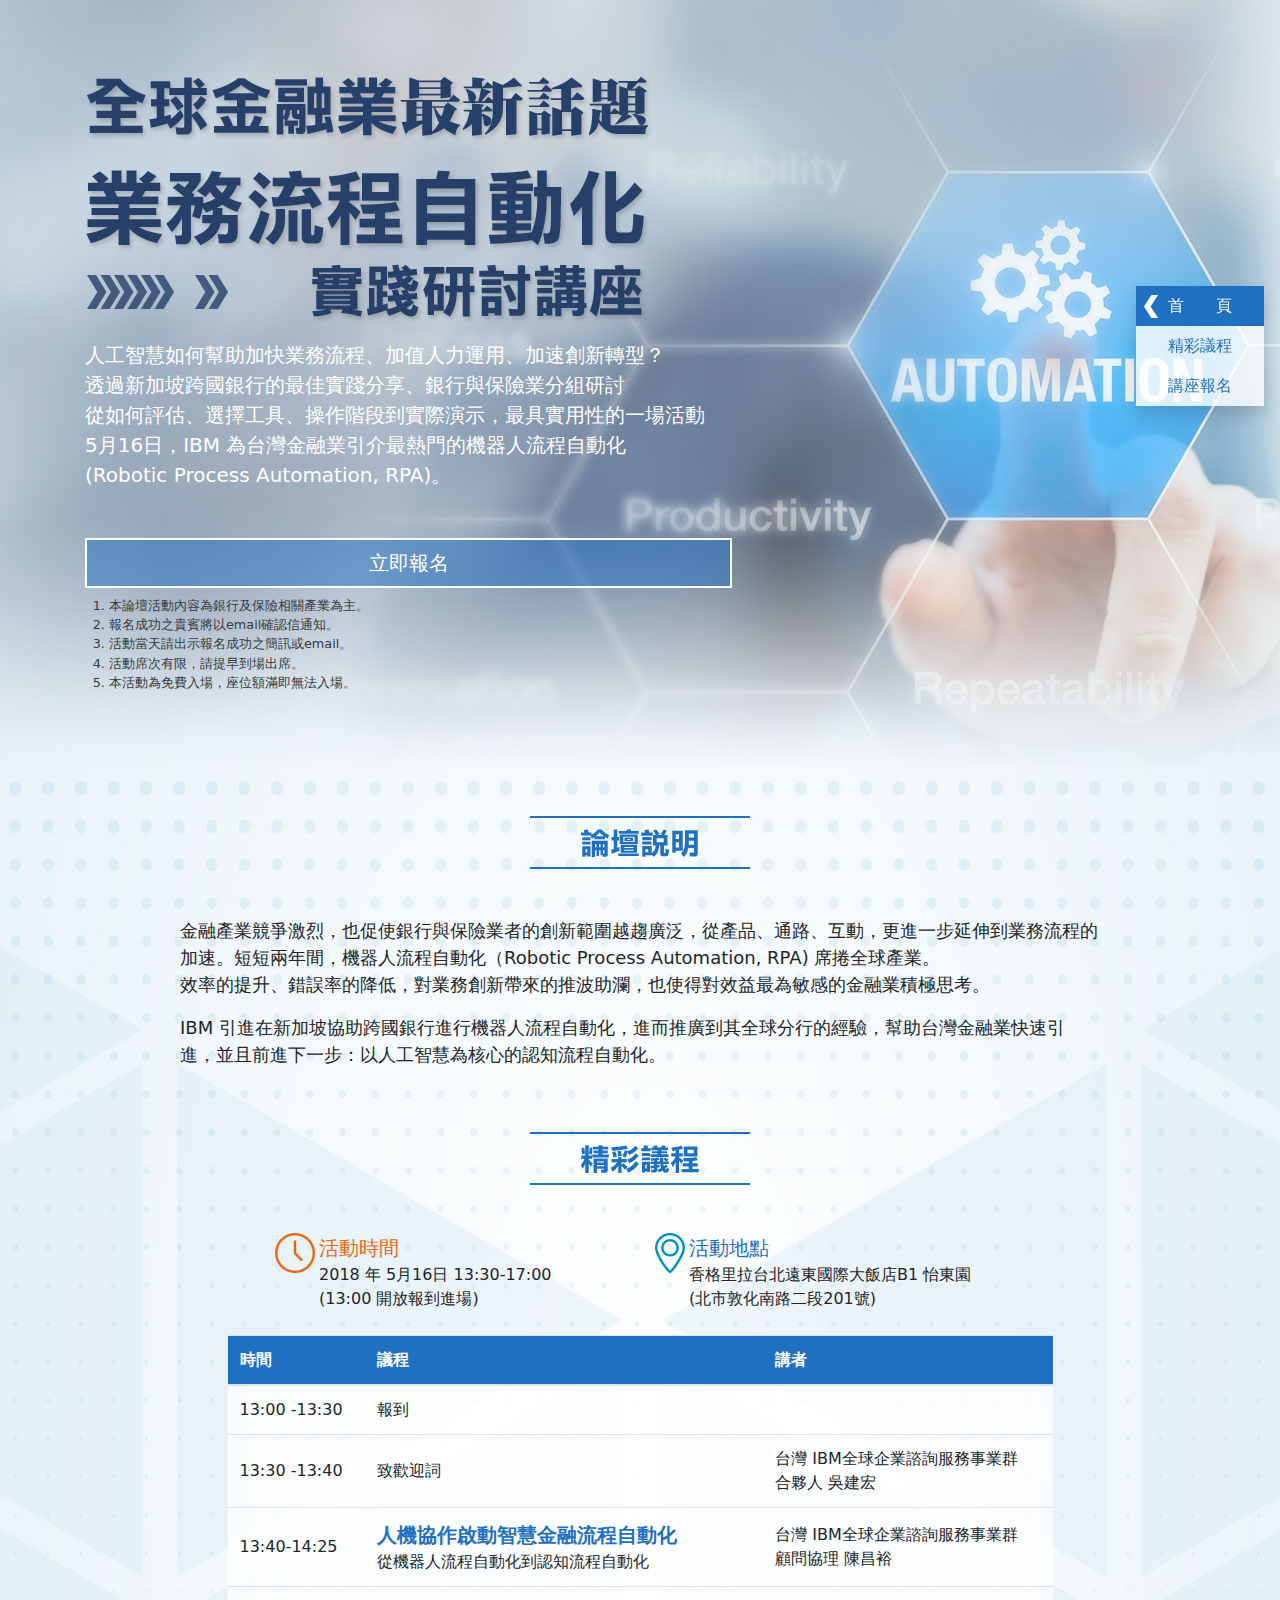
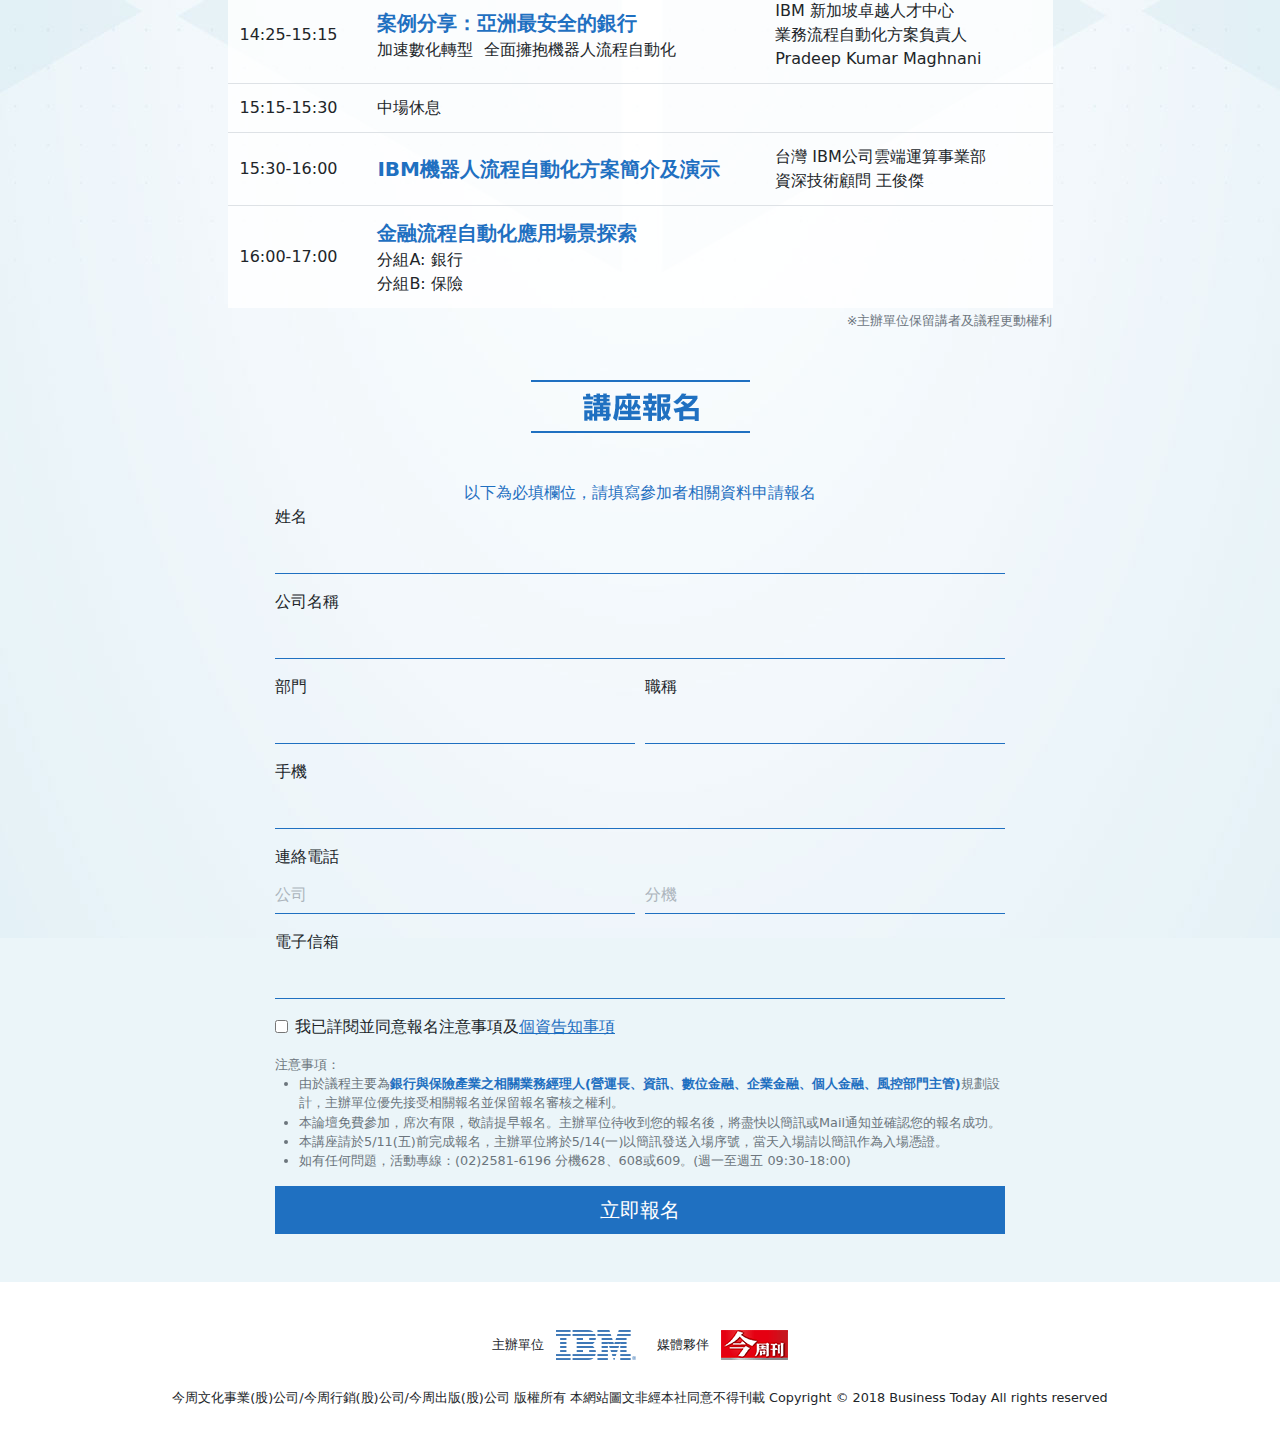
<file: web/index.html>
<!doctype html>
<html lang="zh-Hant-TW">
    <head>
        <meta charset="utf-8">
        <meta name="viewport" content="width=device-width, initial-scale=1, shrink-to-fit=no">
        <meta name="description" content="">
        <meta name="keywords" content="">
        <meta name="author" content="">

        <title>全球金融業最新話題 - 機器人流程自動化實踐研討講座</title>

        <meta property="og:title" content="全球金融業最新話題IBM機器人流程自動化實踐研討講座">
        <meta property="og:description" content="">
        <meta property="og:image" content="assets/img/og-image.jpg">
        <meta property="og:url" content="http://www.businesstoday.com.tw/">
        <meta property="og:type" content="website">

        <meta itemprop="name" content="">
        <meta itemprop="image" content="assets/img/og-image.jpg">
        <meta itemprop="description" content="">

        <link rel="shortcut icon" href="https://www.businesstoday.com.tw/lazyweb/web/img/favicon.ico">
        <link rel="stylesheet" href="assets/css/bootstrap.css">
        <link rel="stylesheet" href="assets/css/custom.css">
    </head>

    <body data-spy="scroll" data-target="#navbar" data-offset="50">
        <nav class="fixed-top justify-content-end m-1 m-md-3 p-0 navbar navbar-expand-lg navbar-dark" id="navbar">
            <button class="navbar-toggler bg-dark py-2" type="button" data-toggle="collapse" data-target="#navbarNav" aria-controls="navbarNav" aria-expanded="false" aria-label="Toggle navigation">
                <span class="navbar-toggler-icon"></span>
            </button>
            <div class="collapse navbar-collapse" id="navbarNav">
                <ul class="nav nav-pills flex-column text-center w-100 shadow">
                    <li class="nav-item">
                        <a class="nav-link btn-anchor" href="#section-kv">首　　頁</a>
                    </li>
                    <li class="nav-item">
                        <a class="nav-link btn-anchor" href="#section-meeting">精彩議程</a>
                    </li>
                    <li class="nav-item">
                        <a class="nav-link btn-anchor" href="#section-join">講座報名</a>
                    </li>
                </ul>
            </div>
        </nav>

        <!-- KV -->
        <div class="container-fluid" id="section-kv">
            <div class="container d-flex flex-column justify-content-center pt-5 pt-lg-0">
                <div class="row no-gutters">
                    <div class="col-12 col-md-7">
                        <img class="img-fluid" src="assets/img/ui/title.png" srcset="assets/img/ui/title@2x.png 2x" alt="">
                        <div class="lead text-white pt-3 pb-5">
                            人工智慧如何幫助加快業務流程、加值人力運用、加速創新轉型？<br>
                            透過新加坡跨國銀行的最佳實踐分享、銀行與保險業分組研討<br>
                            從如何評估、選擇工具、操作階段到實際演示，最具實用性的一場活動<br>
                            5月16日，IBM 為台灣金融業引介最熱門的機器人流程自動化<br>(Robotic Process Automation, RPA)。
                        </div>
                        <a class="btn btn-block btn-lg btn-anchor btn-cta" href="#section-join">立即報名</a>
                        <ol class="pl-4 mt-2 mb-0 text-dark font-small">
                            <li>本論壇活動內容為銀行及保險相關產業為主。 </li>
                            <li>報名成功之貴賓將以email確認信通知。</li>
                            <li>活動當天請出示報名成功之簡訊或email。</li>
                            <li>活動席次有限，請提早到場出席。</li>
                            <li>本活動為免費入場，座位額滿即無法入場。</li>
                        </ol>
                    </div>
                </div>
            </div>
        </div>

        <div class="container pt-5">
            <div class="row justify-content-center">
                <div class="col-12">
                    <div class="text-center mb-5">
                        <img class="img-fluid" src="assets/img/ui/title-quote.png" srcset="assets/img/ui/title-quote@2x.png 2x" alt="論壇說明">
                    </div>
                </div>
                <div class="col-12 col-md-10">
                    <blockquote class="blockquote text-left">
                        <p class="text-justify　mb-4">金融產業競爭激烈，也促使銀行與保險業者的創新範圍越趨廣泛，從產品、通路、互動，更進一步延伸到業務流程的加速。短短兩年間，機器人流程自動化（Robotic Process Automation, RPA) 席捲全球產業。<br>效率的提升、錯誤率的降低，對業務創新帶來的推波助瀾，也使得對效益最為敏感的金融業積極思考。</p>
                        <p class="text-justify　mb-0">IBM 引進在新加坡協助跨國銀行進行機器人流程自動化，進而推廣到其全球分行的經驗，幫助台灣金融業快速引進，並且前進下一步：以人工智慧為核心的認知流程自動化。</p>
                    </blockquote>
                </div>
            </div>
        </div>

        <!-- 精彩議程 -->
        <div class="container pt-5" id="section-meeting">
            <div class="row justify-content-center">
                <div class="col-12">
                    <div class="text-center mb-5">
                        <img class="img-fluid" src="assets/img/ui/title-meeting.png" srcset="assets/img/ui/title-meeting@2x.png 2x" alt="精彩議程">
                    </div>
                </div>
                <div class="col-12 col-md-5 col-lg-4 mb-4">
                    <div class="media">
                        <img class="mr-1" src="assets/img/ui/icon-clock.png" srcset="assets/img/ui/icon-clock@2x.png 2x" alt="">
                        <div class="media-body">
                            <div class="lead text-warning">活動時間</div>
                            2018 年 5月16日 13:30-17:00<br>
                            (13:00 開放報到進場)
                        </div>
                    </div>
                </div>
                <div class="col-12 col-md-5 col-lg-4 mb-4">
                    <div class="media">
                        <img class="mr-1" src="assets/img/ui/icon-location.png" srcset="assets/img/ui/icon-location@2x.png 2x" alt="">
                        <div class="media-body">
                            <div class="lead text-primary">活動地點</div>
                            香格里拉台北遠東國際大飯店B1 怡東園<br>
                            (北市敦化南路二段201號)
                        </div>
                    </div>
                </div>
                <div class="col-12 col-md-10 col-lg-9">
                    <div class="d-none d-md-block">
                    <table class="table m-0">
                        <thead>
                            <tr class="bg-primary text-white">
                                <th>時間</th>
                                <th>議程</th>
                                <th>講者</th>
                            </tr>
                        </thead>
                        <tbody>
                            <tr>
                                <td class="align-middle" nowrap>13:00 -13:30</td>
                                <td class="align-middle">報到</td>
                                <td class="align-middle">&nbsp;</td>
                            </tr>
                            <tr>
                                <td class="align-middle">13:30 -13:40</td>
                                <td class="align-middle">致歡迎詞</td>
                                <td class="align-middle">台灣 IBM全球企業諮詢服務事業群<br>合夥人 吳建宏</td>
                            </tr>
                            <tr>
                                <td class="align-middle">13:40-14:25</td>
                                <td class="align-middle">
                                    <div class="lead font-weight-bold text-primary">人機協作啟動智慧金融流程自動化</div>
                                    從機器人流程自動化到認知流程自動化</td>
                                <td class="align-middle">台灣 IBM全球企業諮詢服務事業群<br>顧問協理 陳昌裕</td>
                            </tr>
                            <tr>
                                <td class="align-middle">
                                    14:25-15:15
                                </td>
                                <td class="align-middle">
                                    <div class="lead font-weight-bold text-primary">案例分享：亞洲最安全的銀行</div>
                                    加速數化轉型  全面擁抱機器人流程自動化
                                </td>
                                <td class="align-middle">
                                    IBM 新加坡卓越人才中心<br>業務流程自動化方案負責人<br>Pradeep Kumar Maghnani
                                </td>
                            </tr>
                            <tr>
                                <td class="align-middle">
                                    15:15-15:30
                                </td>
                                <td class="align-middle">
                                    中場休息
                                </td>
                                <td class="align-middle">
                                    &nbsp;
                                </td>
                            </tr>
                            <tr>
                                <td class="align-middle">
                                    15:30-16:00
                                </td>
                                <td class="align-middle">
                                    <div class="lead font-weight-bold text-primary">IBM機器人流程自動化方案簡介及演示</div>
                                </td>
                                <td class="align-middle">
                                    台灣 IBM公司雲端運算事業部<br>資深技術顧問 王俊傑
                                </td>
                            </tr>
                            <tr>
                                <td class="align-middle">
                                    16:00-17:00
                                </td>
                                <td class="align-middle">
                                    <div class="lead font-weight-bold text-primary">金融流程自動化應用場景探索</div>
                                    分組A: 銀行<br>分組B: 保險
                                </td>
                                <td class="align-middle">
                                    &nbsp;
                                </td>
                            </tr>
                        </tbody>
                    </table>
                    </div>

                    <div class="d-md-none">
                        <table class="table shadow-sm text-center font-small">
                            <tbody>
                                <tr>
                                    <td>
                                        <div class="font-italic">13:00 -13:30</div>
                                        <div class="">報到</div>
                                    </td>
                                </tr>
                                <tr>
                                    <td class="align-middle">
                                        <div class="font-italic">13:30 -13:40</div>
                                        致歡迎詞<br>
                                        台灣 IBM全球企業諮詢服務事業群<br>合夥人 吳建宏
                                    </td>
                                </tr>
                                <tr>
                                    <td>
                                        <div class="font-italic">13:40-14:25</div>
                                        <div class="shadow my-2 p-2 bg-light rounded border">
                                            <div class="lead font-weight-bold text-primary">人機協作啟動<br>智慧金融流程自動化</div>
                                            從機器人流程自動化到認知流程自動化
                                        </div>
                                        <div class="">台灣 IBM全球企業諮詢服務事業群<br>顧問協理 陳昌裕</div>
                                    </td>
                                </tr>
                                <tr>
                                    <td>
                                        <div class="font-italic">14:25-15:15</div>
                                        <div class="shadow my-2 p-2 bg-light rounded border">
                                            <div class="lead font-weight-bold text-primary">案例分享：亞洲最安全的銀行</div>
                                            加速數化轉型  全面擁抱機器人流程自動化
                                        </div>
                                        <div class="">IBM 新加坡卓越人才中心<br>業務流程自動化方案負責人<br>Pradeep Kumar Maghnani</div>
                                    </td>
                                </tr>
                                <tr>
                                    <td>
                                        <div class="font-italic">15:15-15:30</div>
                                        中場休息
                                    </td>
                                </tr>
                                <tr>
                                    <td>
                                        <div class="font-italic">15:30-16:00</div>
                                        <div class="shadow my-2 p-2 bg-light rounded border">
                                            <div class="lead font-weight-bold text-primary">IBM機器人流程自動化方案<br>簡介及演示</div>
                                        </div>
                                        <div class="">台灣 IBM公司雲端運算事業部<br>資深技術顧問 王俊傑</div>
                                    </td>
                                </tr>
                                <tr>
                                    <td class="align-middle">
                                        16:00-17:00
                                        <div class="shadow my-2 p-2 bg-light rounded border">
                                            <div class="lead font-weight-bold text-primary">金融流程自動化應用場景探索</div>
                                        </div>
                                        分組A: 銀行<br>分組B: 保險
                                    </td>
                                </tr>
                            </tbody>
                        </table>

                    </div>
                    <div class="text-right"><small class="text-muted">※主辦單位保留講者及議程更動權利</small></div>
                </div>
            </div>
        </div>

        <!-- 講座報名 -->
        <div class="container py-5" id="section-join">
            <div class="row justify-content-center">
                <div class="col-12">
                    <div class="text-center mb-5">
                        <img class="img-fluid" src="assets/img/ui/title-join.png" srcset="assets/img/ui/title-join@2x.png 2x" alt="講座報名">
                    </div>
                </div>
                <div class="col-12 col-md-8">
                    <div class="text-center text-primary">
                        以下為必填欄位，請填寫參加者相關資料申請報名
                    </div>
                    <form>
                        <div class="form-group">
                            <label for="inputName">姓名</label>
                            <input type="text" class="form-control" id="inputName" placeholder="">
                        </div>
                        <div class="form-group">
                            <label for="inputCompany">公司名稱</label>
                            <input type="text" class="form-control" id="inputCompany" placeholder="">
                        </div>
                        <div class="form-row">
                            <div class="form-group col">
                                <label for="inputDept">部門</label>
                                <input type="text" class="form-control" id="inputDept" placeholder="">
                            </div>
                            <div class="form-group col">
                                <label for="inputJob">職稱</label>
                                <input type="text" class="form-control" id="inputJob" placeholder="">
                            </div>
                        </div>
                        <div class="form-group">
                            <label for="inputMobile">手機</label>
                            <input type="tel" class="form-control" id="inputMobile" placeholder="">
                        </div>
                        <div class="form-row">
                            <div class="col-12">
                                <label for="">連絡電話</label>
                            </div>
                            <div class="form-group col">
                                <input type="text" class="form-control" id="inputTel" placeholder="公司">
                            </div>
                            <div class="form-group col">
                                <input type="text" class="form-control" id="inputTelEx" placeholder="分機">
                            </div>
                        </div>
                        <div class="form-group">
                            <label for="inputEmail">電子信箱</label>
                            <input type="email" class="form-control" id="inputEmail" placeholder="">
                        </div>
                        <div class="form-group form-check">
                            <input type="checkbox" class="form-check-input" id="inputCheck">
                            <label class="form-check-label" for="inputCheck">
                                我已詳閱並同意報名注意事項及<a href="javascript:void();" data-toggle="modal" data-target="#modal-rule"><u>個資告知事項</u></a>
                            </label>
                        </div>

<!--
                        <div class="form-group">
                            <div class="form-check form-check-inline">
                                <input class="form-check-input" type="radio" name="inlineRadioOptions" id="inlineRadio1" value="option1">
                                <label class="form-check-label" for="inlineRadio1">A.銀行組</label>
                            </div>
                            <div class="form-check form-check-inline">
                                <input class="form-check-input" type="radio" name="inlineRadioOptions" id="inlineRadio2" value="option2">
                                <label class="form-check-label" for="inlineRadio2">B.保險組</label>
                            </div>
                        </div>
-->
                        <div class="font-small text-muted">
                            注意事項：
                            <ul class="pl-4">
                                <li>
                                    由於議程主要為<strong class="text-primary">銀行與保險產業之相關業務經理人(營運長、資訊、數位金融、企業金融、個人金融、風控部門主管)</strong>規劃設計，主辦單位優先接受相關報名並保留報名審核之權利。
                                </li>
                                <li>本論壇免費參加，席次有限，敬請提早報名。主辦單位待收到您的報名後，將盡快以簡訊或Mail通知並確認您的報名成功。</li>
                                <li>本講座請於5/11(五)前完成報名，主辦單位將於5/14(一)以簡訊發送入場序號，當天入場請以簡訊作為入場憑證。</li>
                                <li>如有任何問題，活動專線：(02)2581-6196 分機628、608或609。(週一至週五 09:30-18:00)</li>
                            </ul>
                        </div>
                        <button class="btn btn-primary btn-block btn-lg">立即報名</button>
                    </form>
                </div>
            </div>
        </div>

        <footer class="bg-white py-5">
            <div class="container">
                <div class="font-small text-center">
                    <div class="d-inline-block mx-2">
                        主辦單位
                        <img class="img-fluid ml-2" src="assets/img/ui/logo-ibm.png" srcset="assets/img/ui/logo-ibm@2x.png 2x" alt="IBM">
                    </div>
                    <div class="d-inline-block mx-2">
                        媒體夥伴
                        <img class="img-fluid ml-2" src="assets/img/ui/logo-businesstoday.png" srcset="assets/img/ui/logo-businesstoday@2x.png 2x" alt="今周刊">
                    </div>
                    <div class="d-block mt-4 pt-1">
                        今周文化事業(股)公司/今周行銷(股)公司/今周出版(股)公司 版權所有 本網站圖文非經本社同意不得刊載 Copyright &copy; 2018 Business Today All rights reserved
                    </div>
                </div>
            </div>
        </footer>

        <!-- Modal -->
        <div class="modal fade" id="modal-rule" tabindex="-1" role="dialog">
            <div class="modal-dialog modal-lg vertical-align-center" role="document">
                <div class="modal-content">
                    <div class="modal-header">
                        <h5 class="modal-title">謹依個人資料保護法第8條規定告知以下事項</h5>
                        <button type="button" class="close" data-dismiss="modal" aria-label="Close">
                            <span aria-hidden="true">&times;</span>
                        </button>
                    </div>
                    <div class="modal-body">
                        <p>您為本次活動的參與者（以下簡稱參與人）。 參與人所填寫的資料將會提供予IBM及今周刊。請確認所有參與人在勾選同意前已詳閱並同意以下條款： IBM及今周刊基於客戶管理、統計及調查分析、行銷及其他合於營業登記項目或章程所定業務需要或其他法令所准許之特定目的，向參與人蒐集前述個人資料，並管理維護及處理利用，其得就該等個人資料用於寄送出版物、提供各項服務或活動訊息與調查分析使用。參與人得向IBM或今周刊請求查閱、提供複本、更正或補充個人資訊，及請求刪除或停止處理利用。若參與人填寫資料不完整時，可能會影響參與人獲得IBM或今周刊所提供之出版物寄送或各項訊息通知服務或活動之權益。</p>
                        <p class="mb-0">相關問題，請連繫活動專線(02) 8722-2966或今周刊 (02) 2581-6196 #628 #608或#609 (週一至週五 09:30-18:00)</p>
                    </div>
                </div>
            </div>
        </div>

        <script src="https://code.jquery.com/jquery-3.3.1.min.js"></script>
        <script>window.jQuery || document.write('<script src="assets/js/vendor/jquery.min.js"><\/script>')</script>
        <script src="assets/js/vendor/bootstrap.bundle.min.js"></script>
        <script src="assets/js/custom.js"></script>

    </body>
</html>
</file>
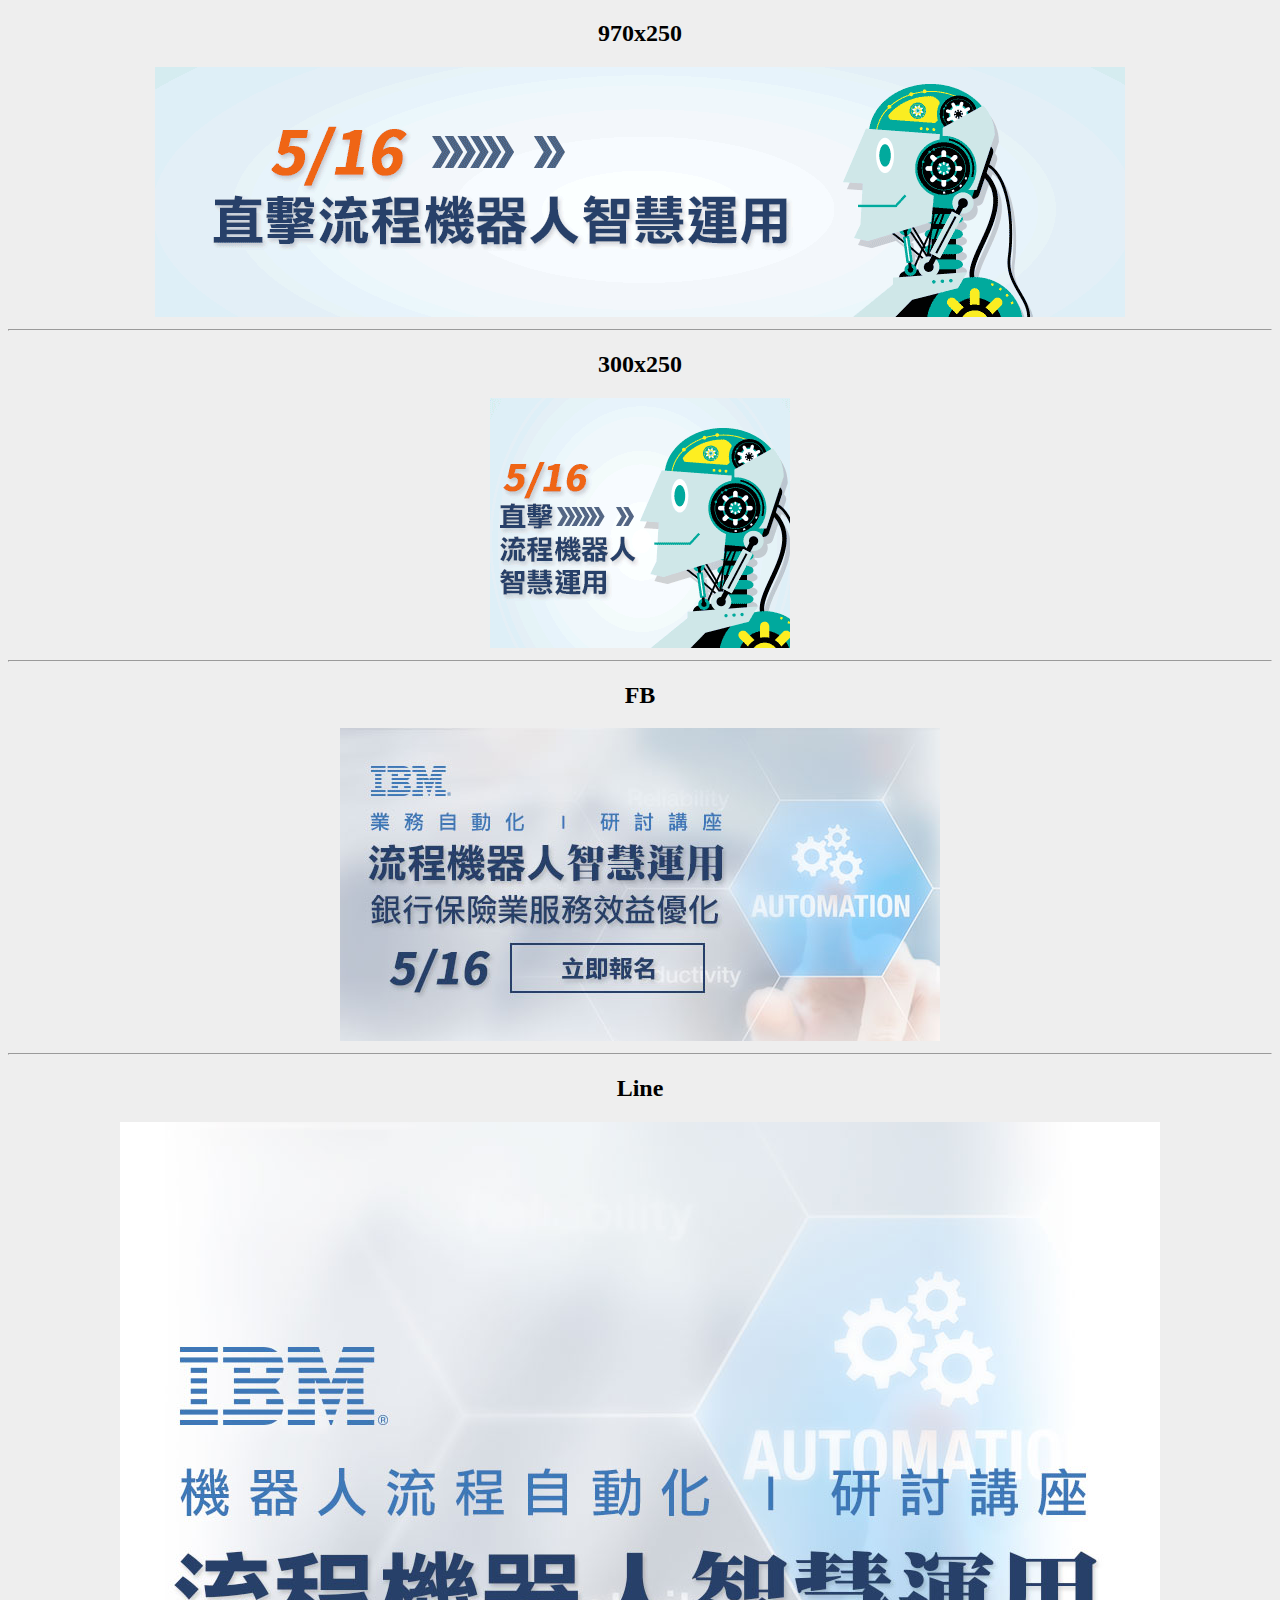
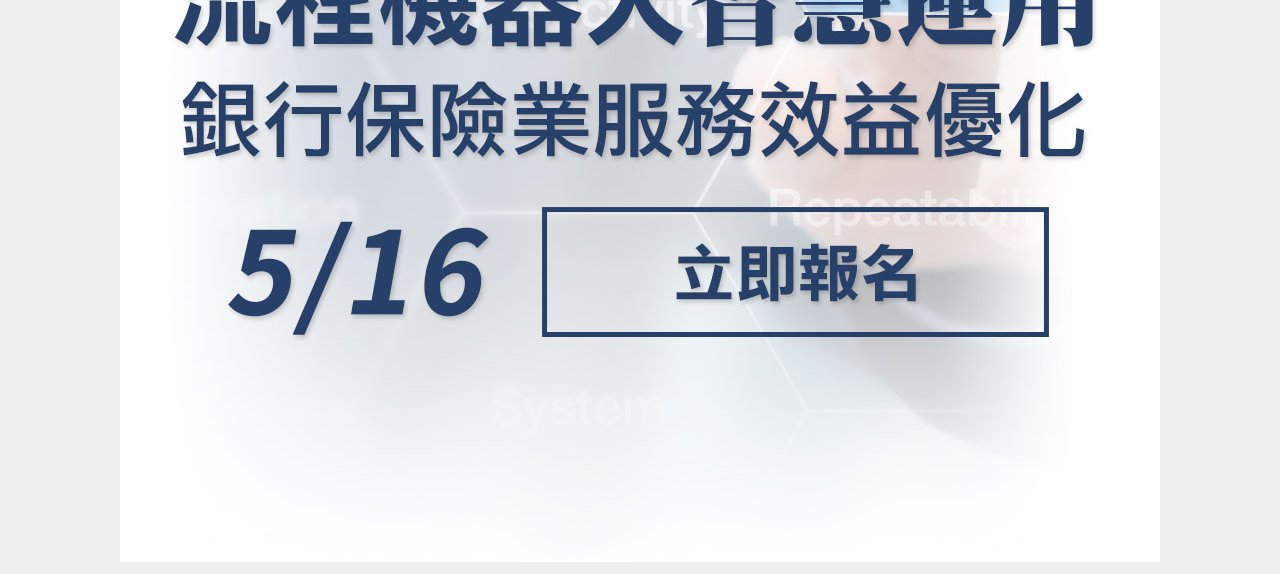
<file: ad/output/preview_bn.html>
﻿<!doctype html>
<html>
<head>
<meta charset="utf-8">
<title>Preview</title>
<style type="text/css">
body {background:#eee; text-align:center;}
</style>
</head>

<body>
<h2>970x250</h2>
<img src="bn_970x250-1.gif">
<hr>
    <h2>300x250</h2>
<img src="bn_300x250-1.gif">
<hr>
<h2>FB</h2>
<img src="fb_600x313-1.jpg">
    <hr>
<h2>Line</h2>
<img src="line_1040x1040-1.jpg">
</body>
</html>
</file>
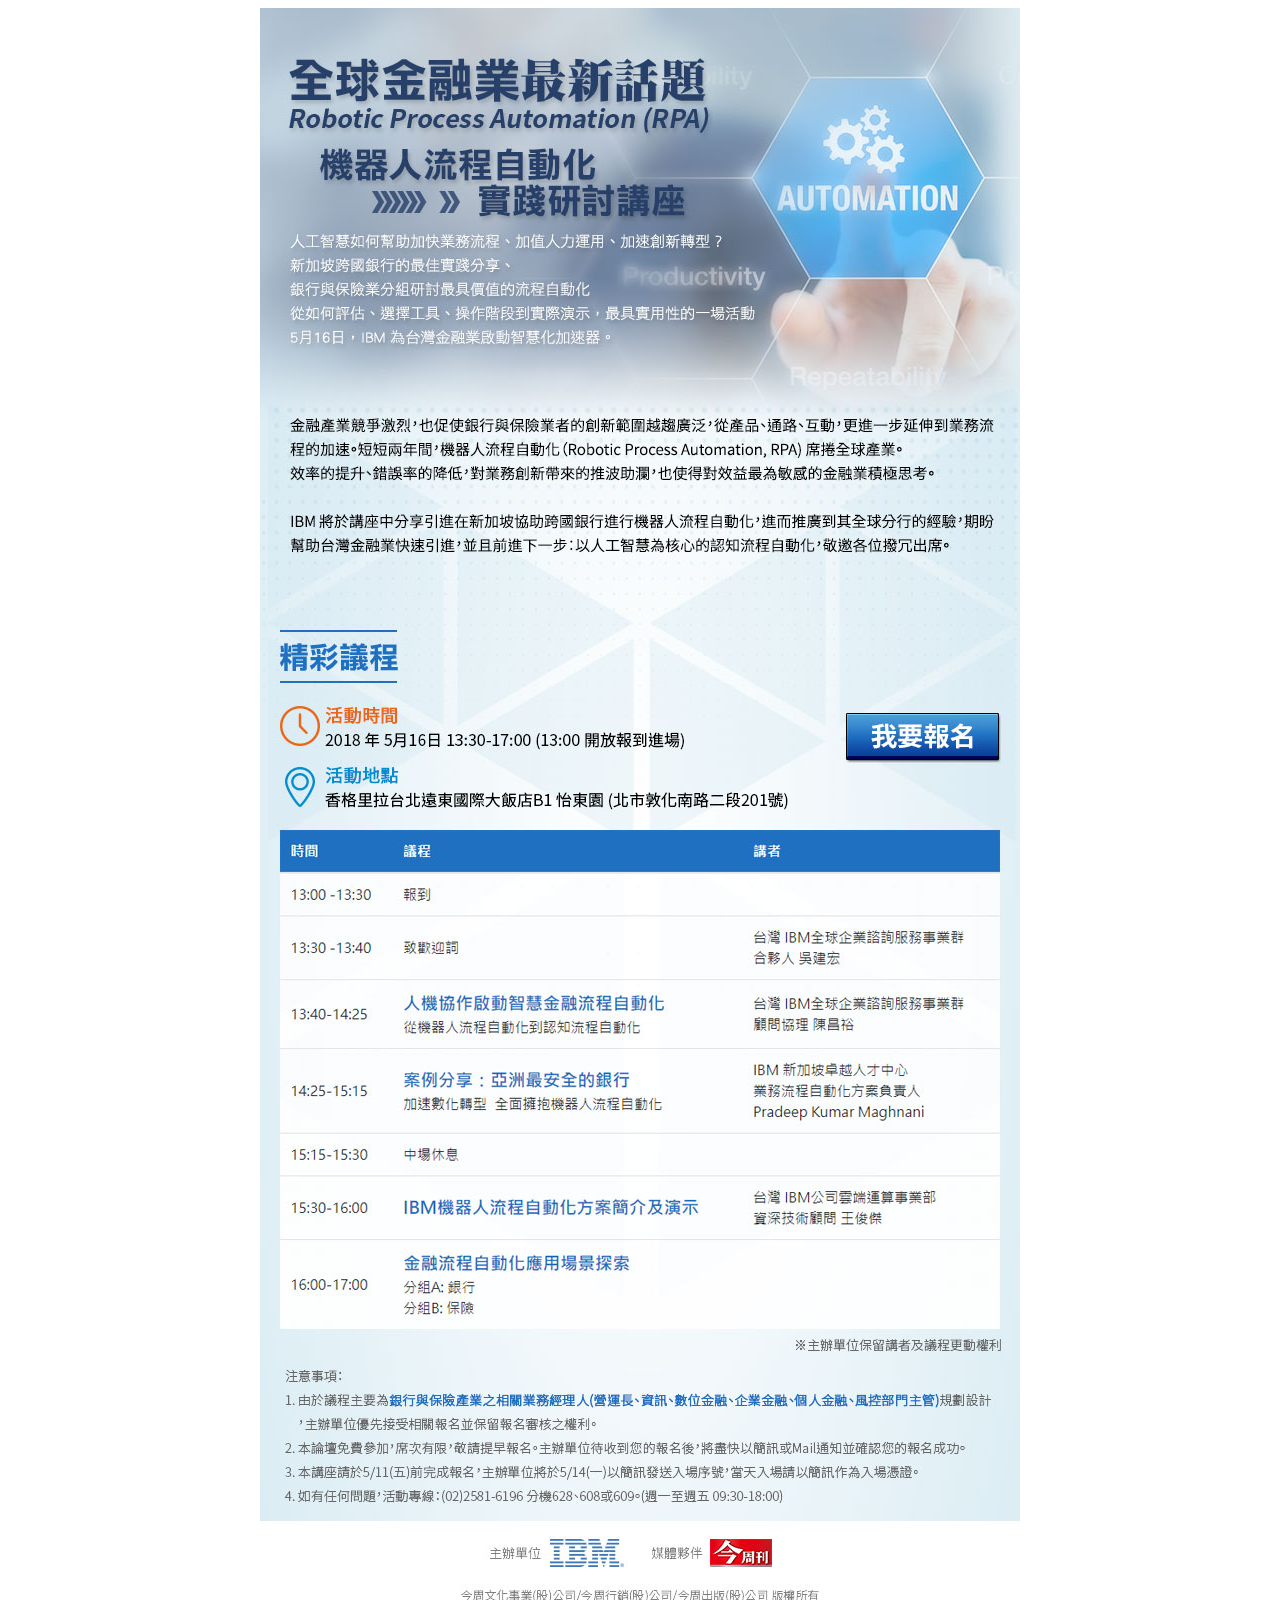
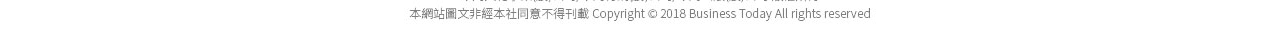
<file: ad/output/preview_edm.html>
﻿<!doctype html>
<html>
<head>
<meta charset="utf-8">
<title>Preview</title>
<style type="text/css">
body {background:#fff; text-align:center;}
</style>
</head>

<body>
<img src="edm.jpg">
</body>
</html>
</file>
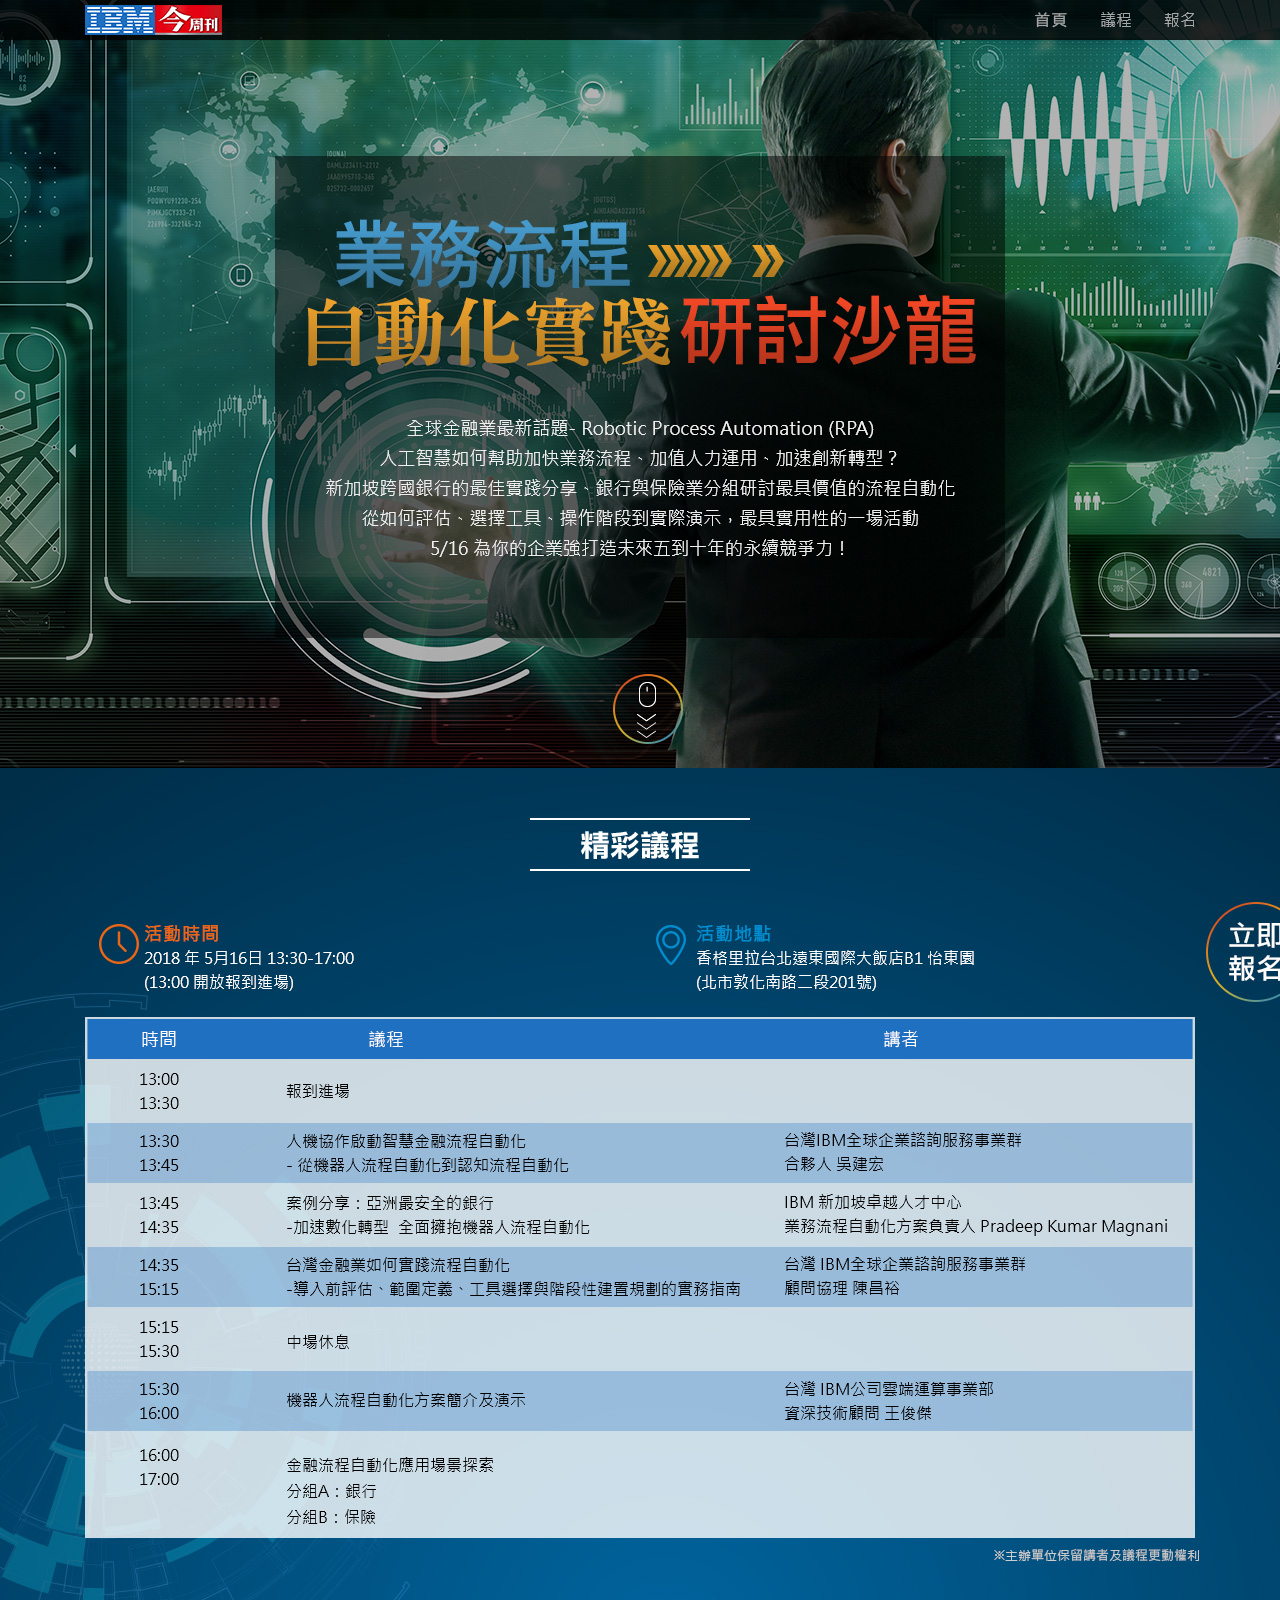
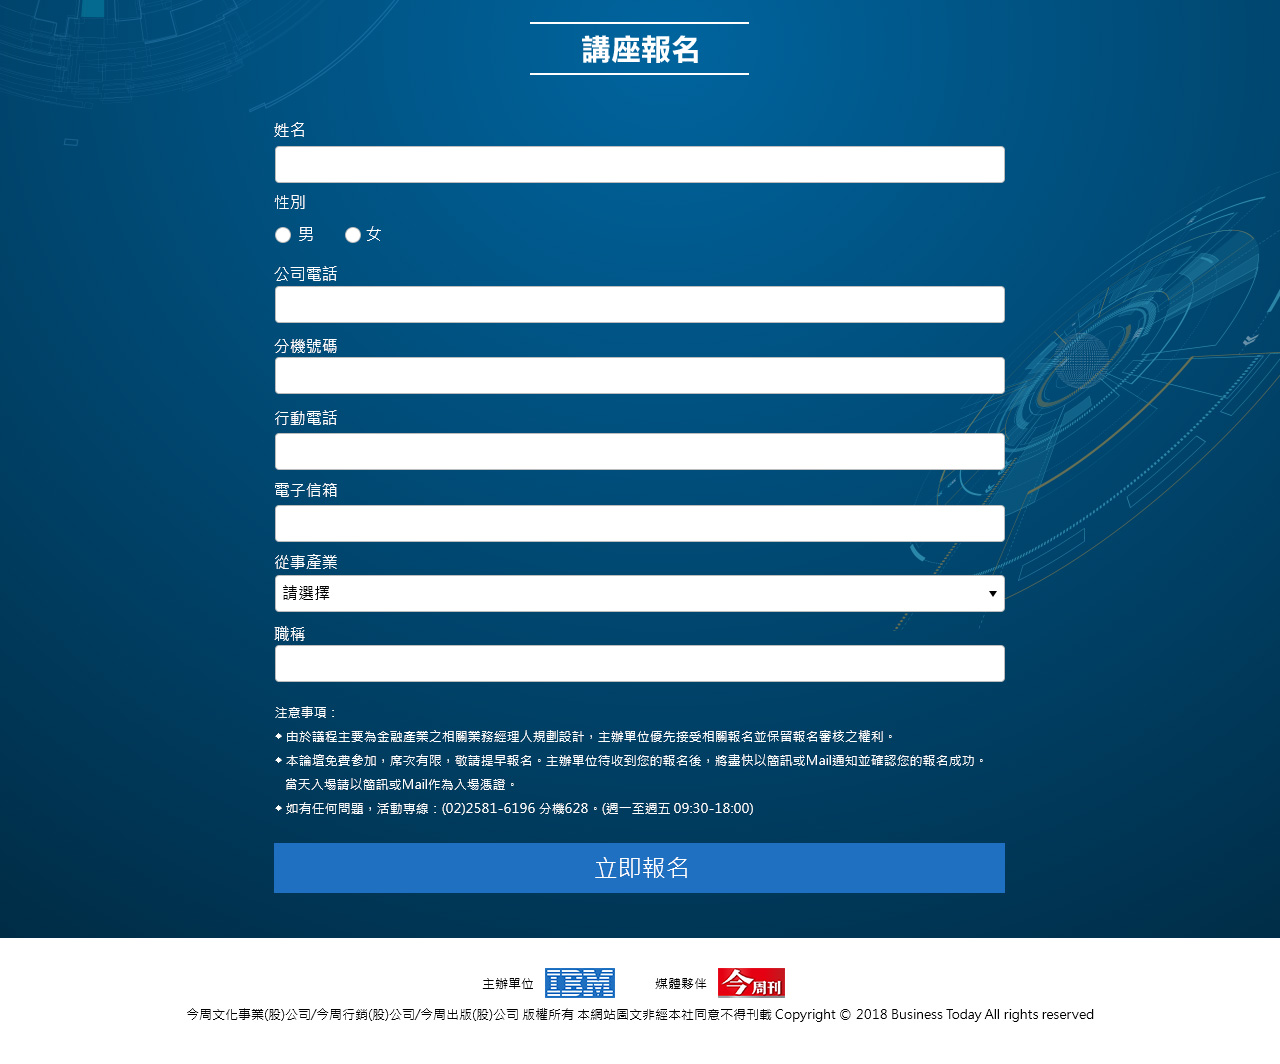
<file: preview/180409/layout1.html>
<!DOCTYPE html PUBLIC "-//W3C//DTD XHTML 1.0 Transitional//EN" "http://www.w3.org/TR/xhtml1/DTD/xhtml1-transitional.dtd">
<html xmlns="http://www.w3.org/1999/xhtml">
<head>
<meta http-equiv="Content-Type" content="text/html; charset=utf-8" />
<title>Preview</title>
<style type="text/css">
body {margin:0; padding:0; background:#fff;}
div {margin:0 auto; display:block; width:100%; height:2664px; background:url(layout1.jpg) center top no-repeat}
</style>
</head>

<body>
<div></div>
</body>
</html>
</file>
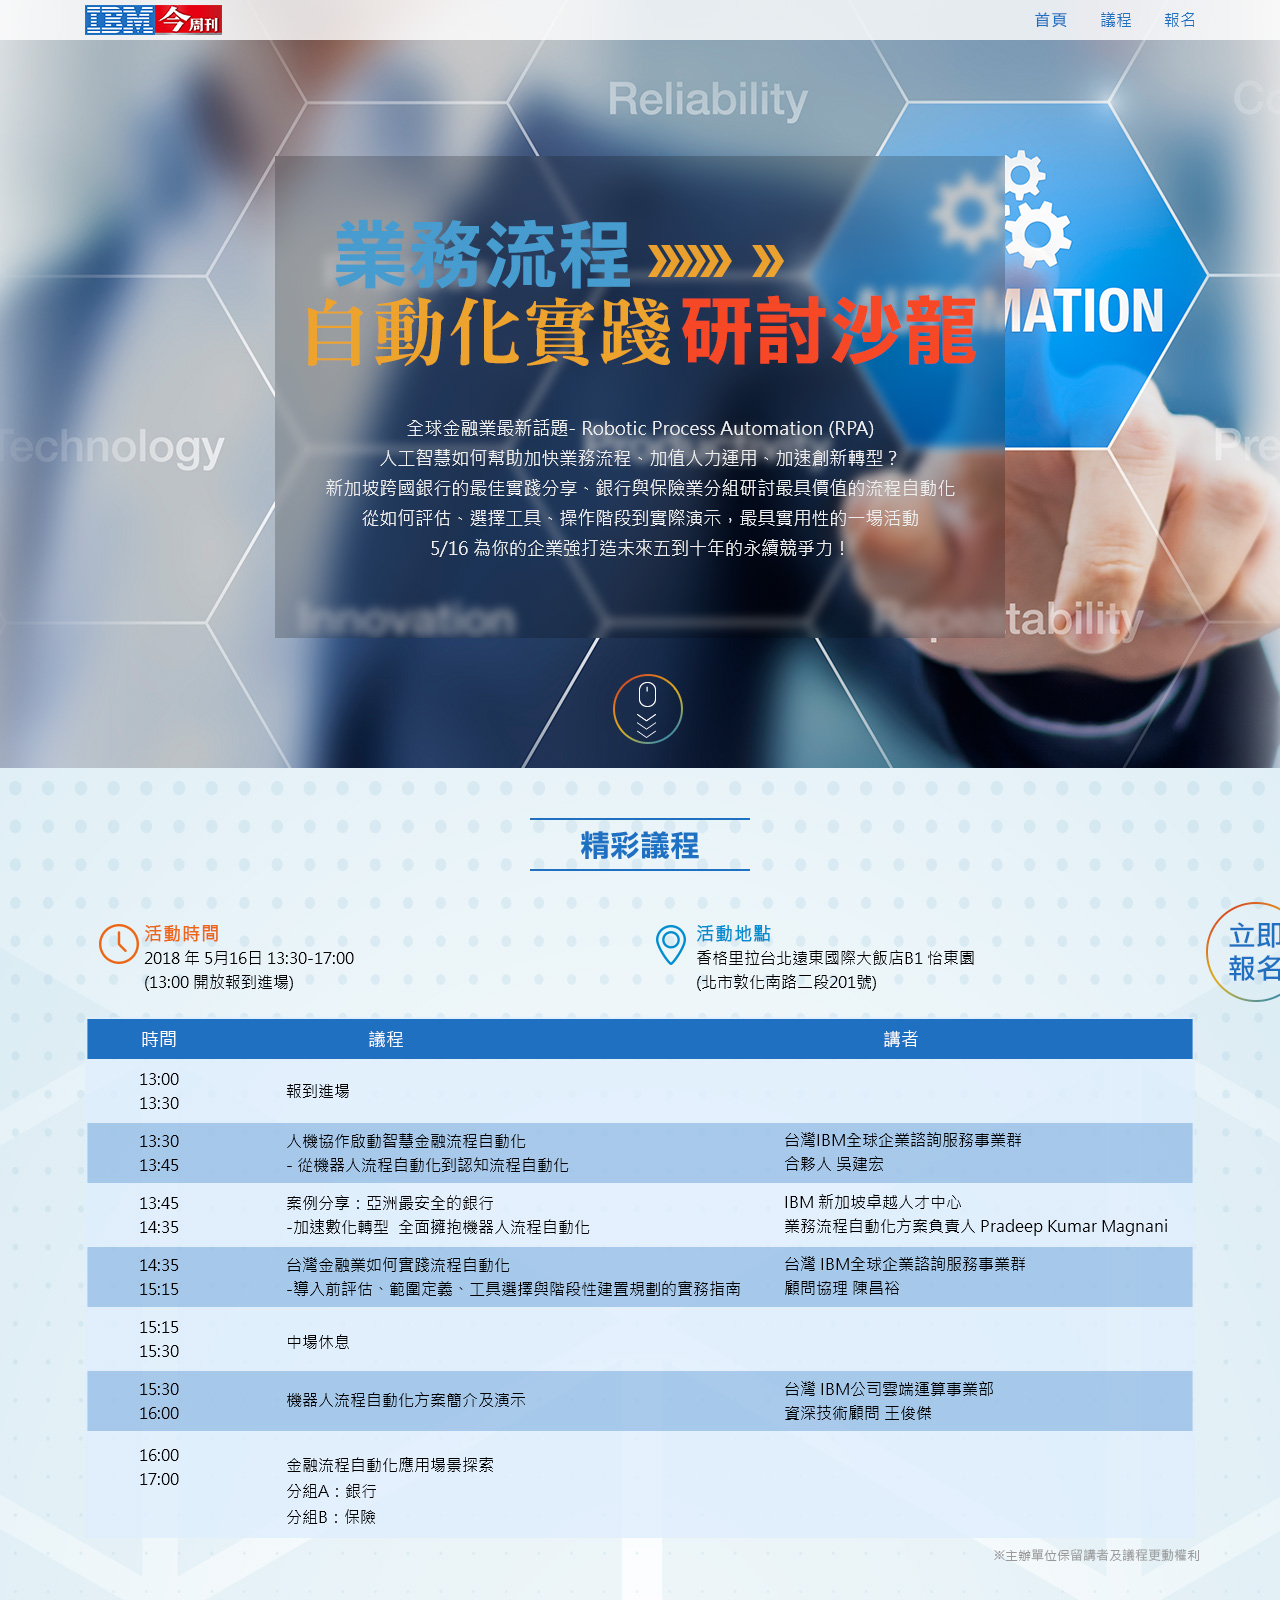
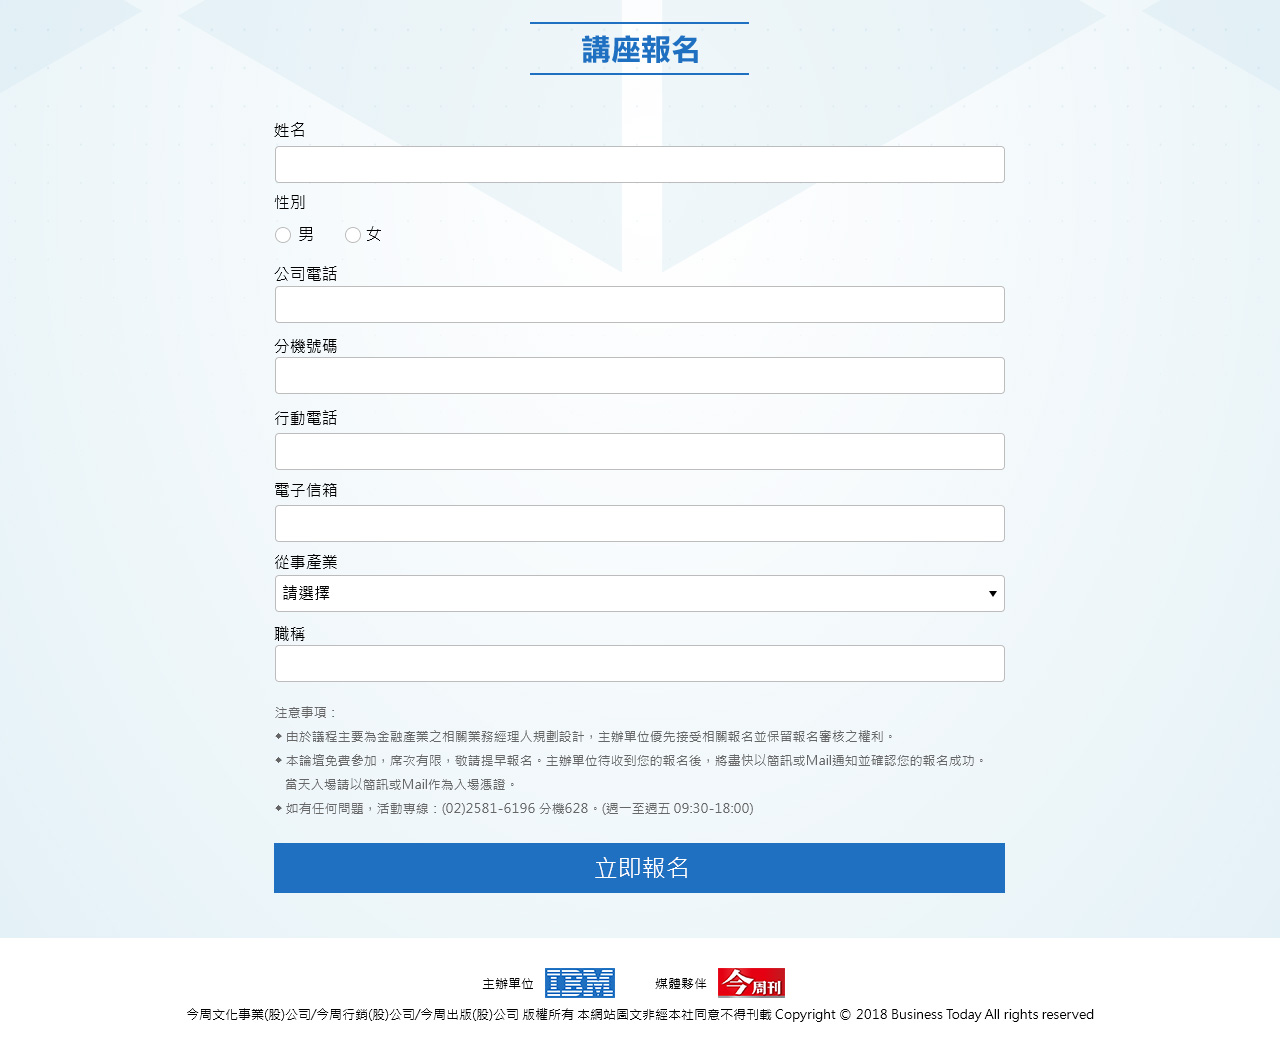
<file: preview/180409/layout2.html>
<!DOCTYPE html PUBLIC "-//W3C//DTD XHTML 1.0 Transitional//EN" "http://www.w3.org/TR/xhtml1/DTD/xhtml1-transitional.dtd">
<html xmlns="http://www.w3.org/1999/xhtml">
<head>
<meta http-equiv="Content-Type" content="text/html; charset=utf-8" />
<title>Preview</title>
<style type="text/css">
body {margin:0; padding:0; background:#fff;}
div {margin:0 auto; display:block; width:100%; height:2664px; background:url(layout2.jpg) center top no-repeat}
</style>
</head>

<body>
<div></div>
</body>
</html>
</file>
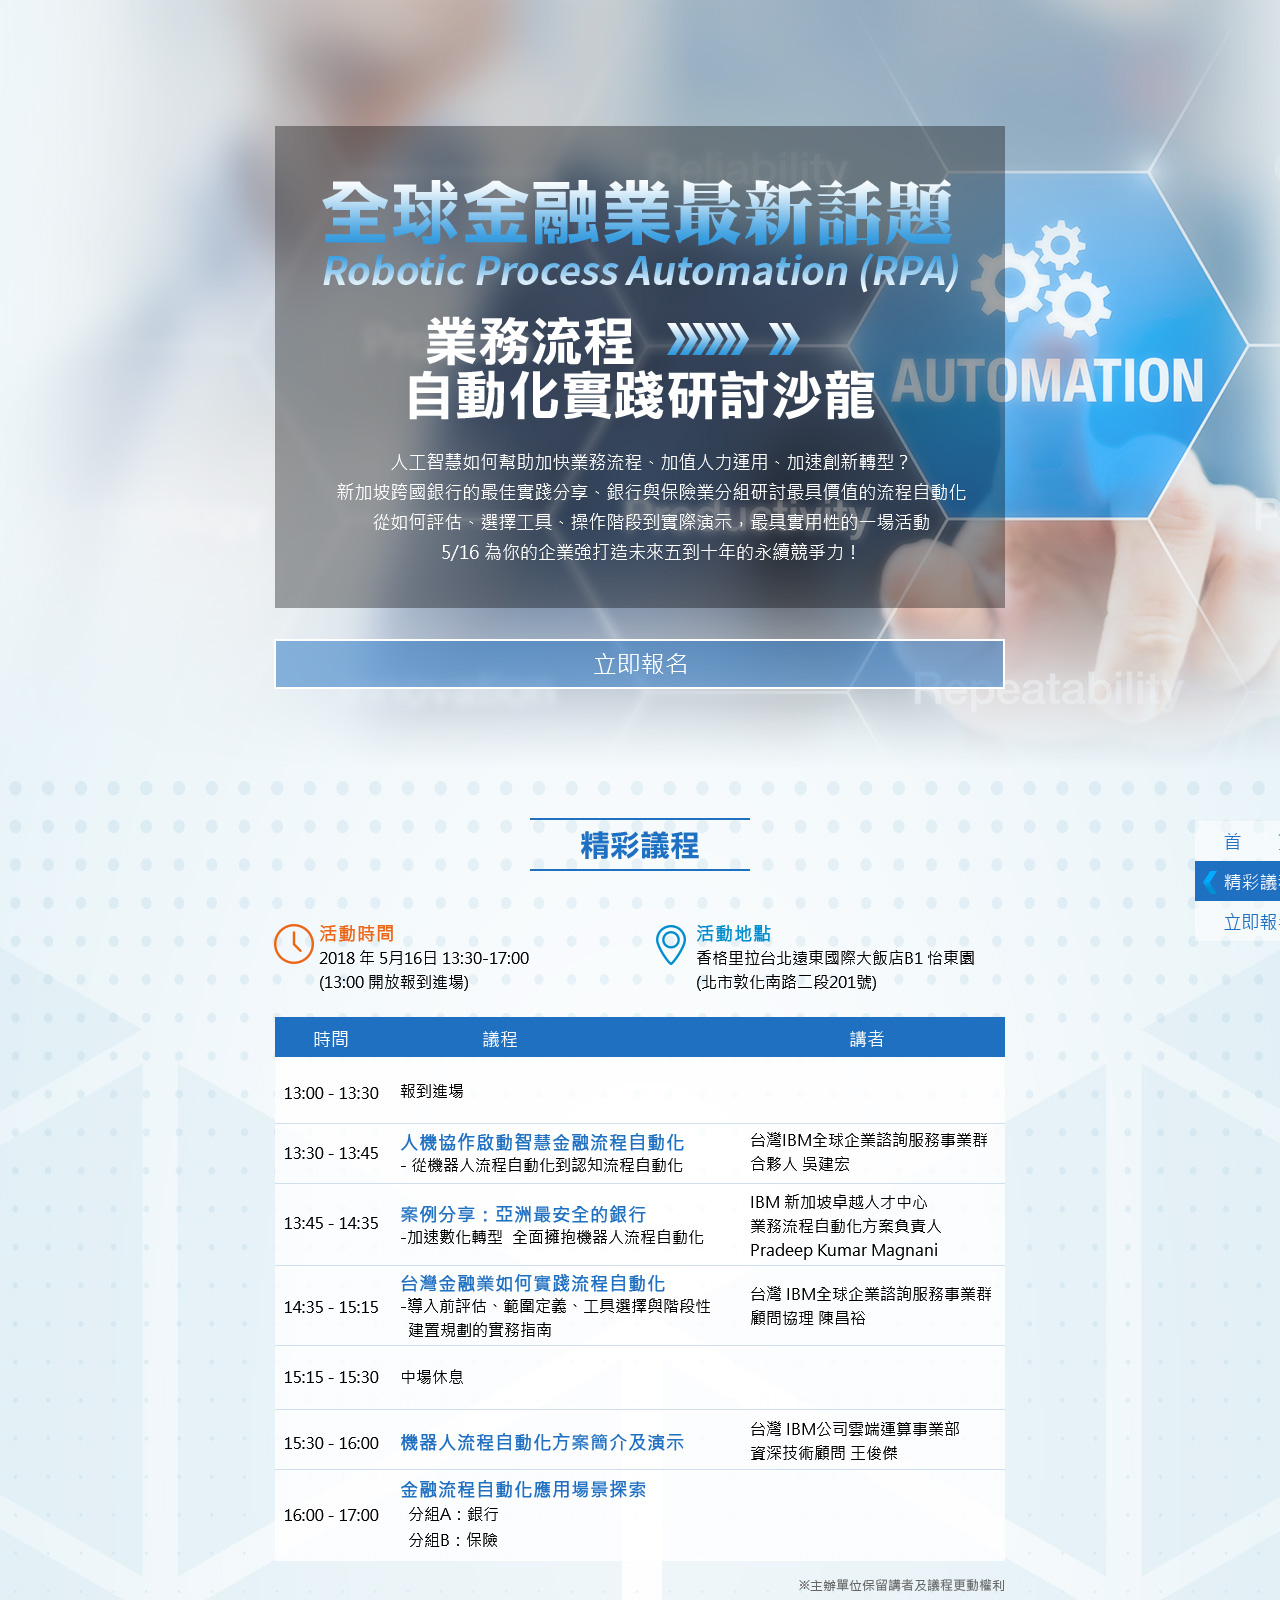
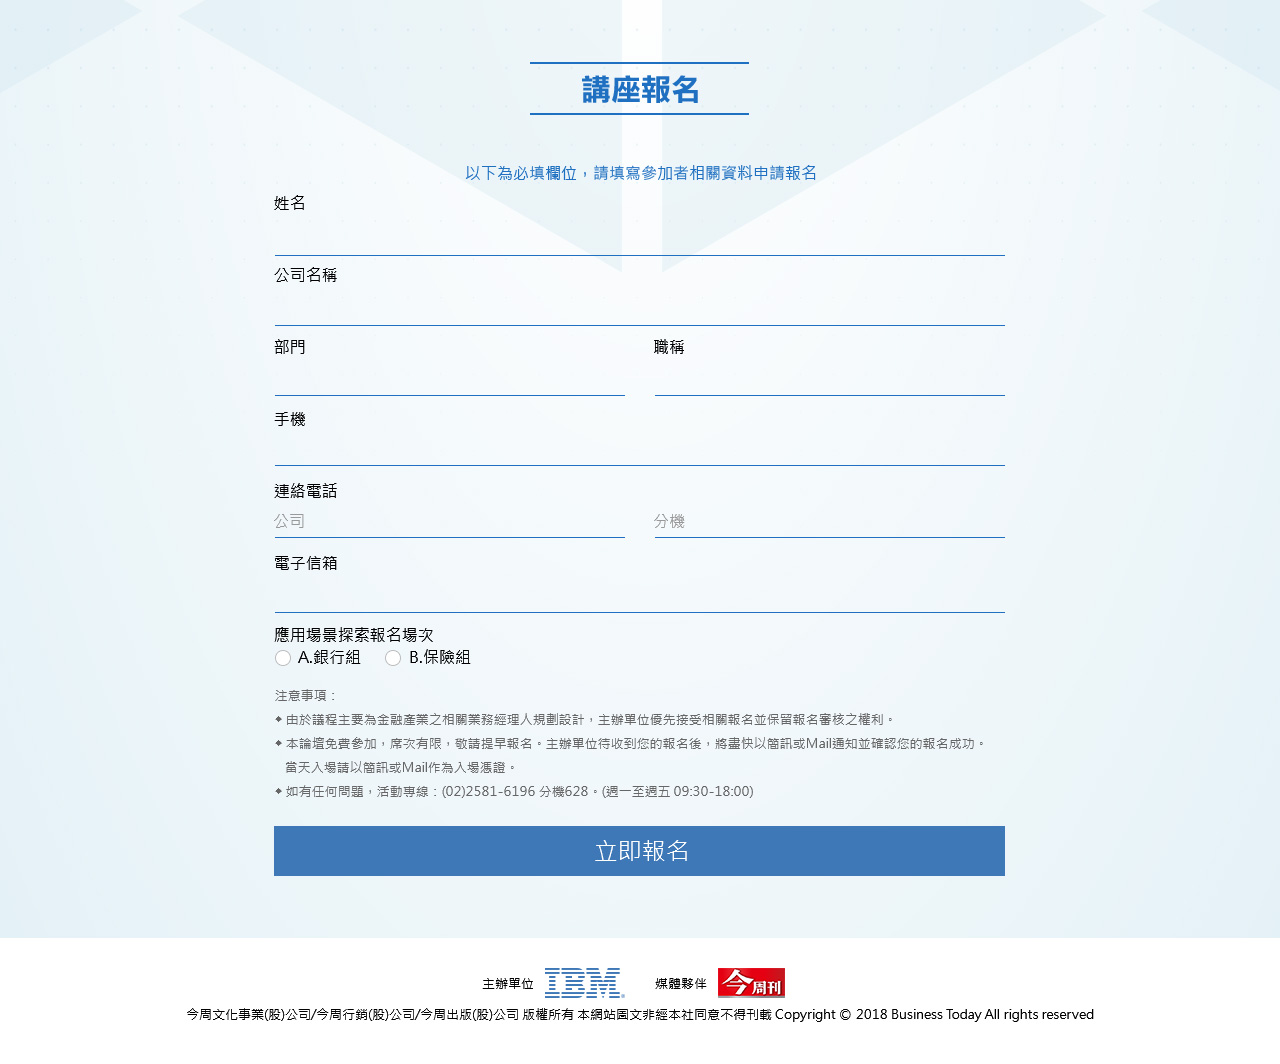
<file: preview/180412/layout2-1.html>
<!DOCTYPE html PUBLIC "-//W3C//DTD XHTML 1.0 Transitional//EN" "http://www.w3.org/TR/xhtml1/DTD/xhtml1-transitional.dtd">
<html xmlns="http://www.w3.org/1999/xhtml">
<head>
<meta http-equiv="Content-Type" content="text/html; charset=utf-8" />
<title>Preview</title>
<style type="text/css">
body {margin:0; padding:0; background:#fff;}
div {margin:0 auto; display:block; width:100%; height:2664px; background:url(layout2-1.jpg) center top no-repeat}
</style>
</head>

<body>
<div></div>
</body>
</html>
</file>
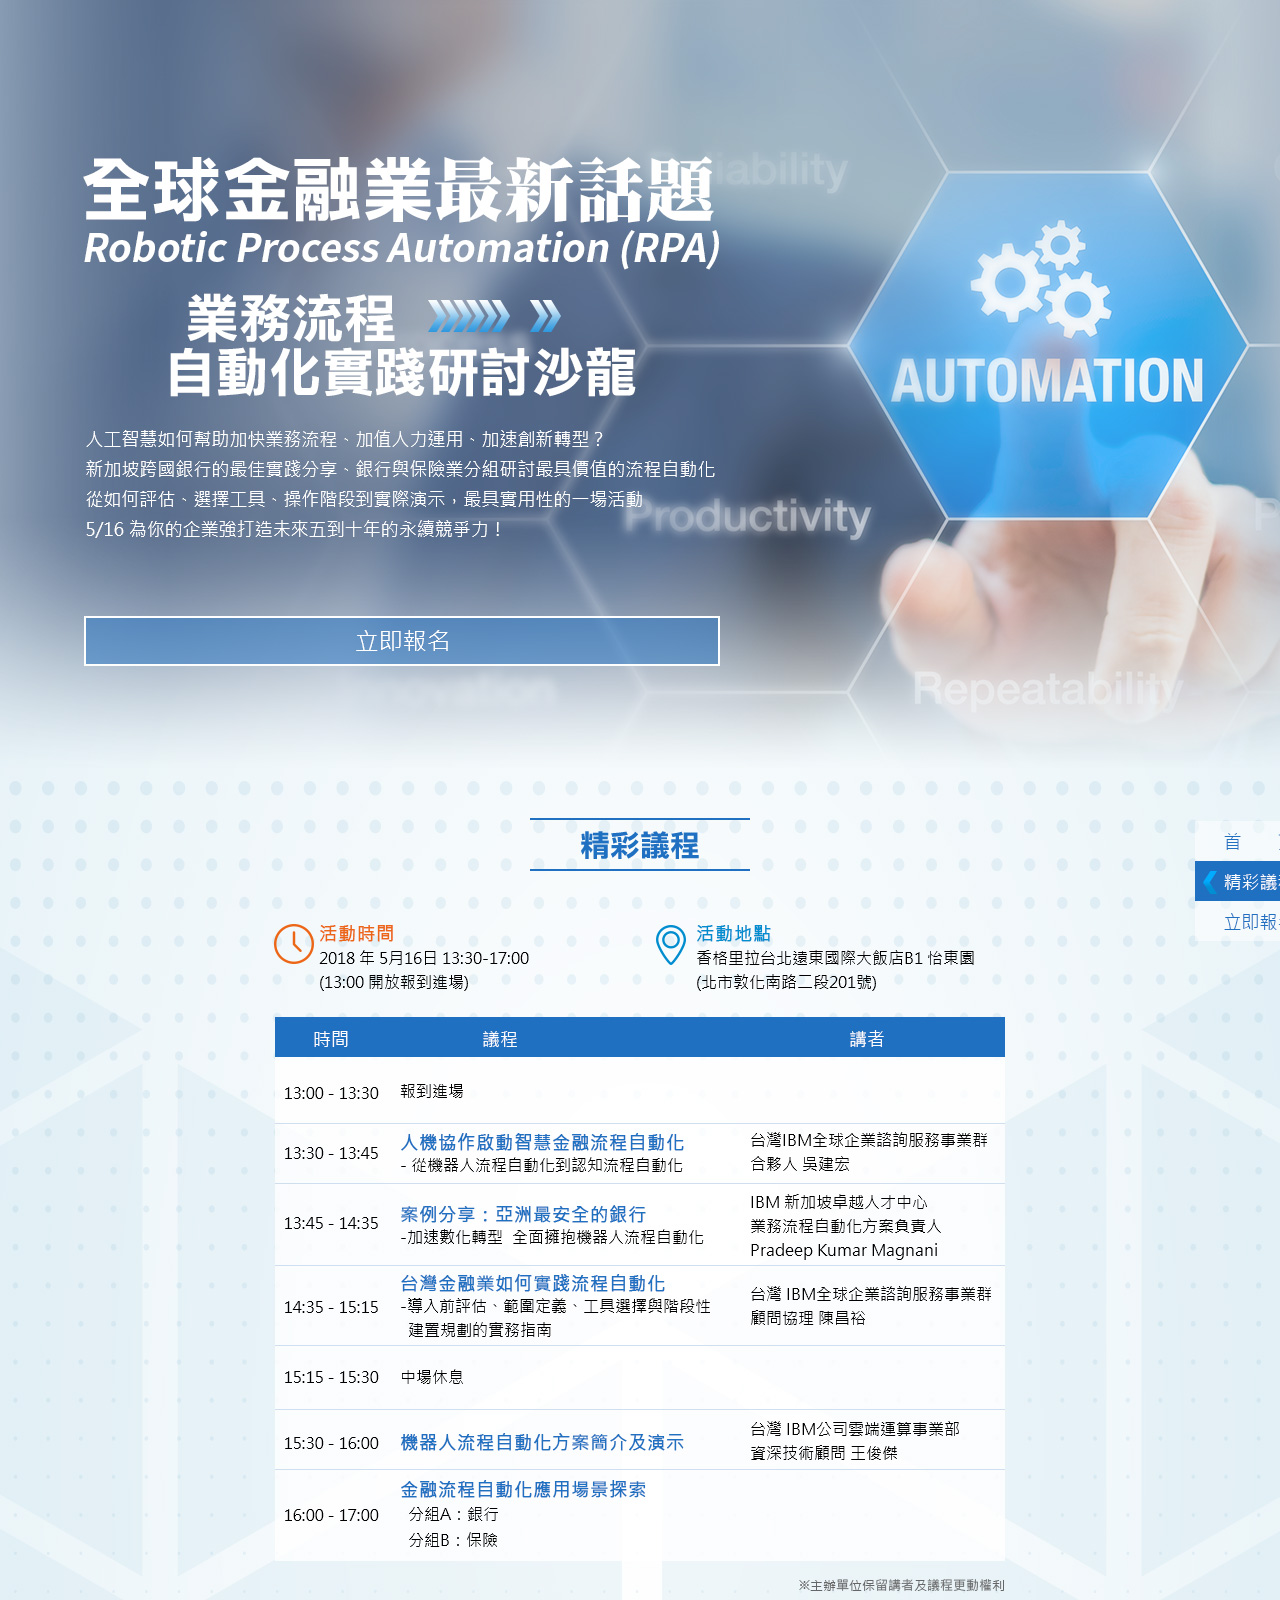
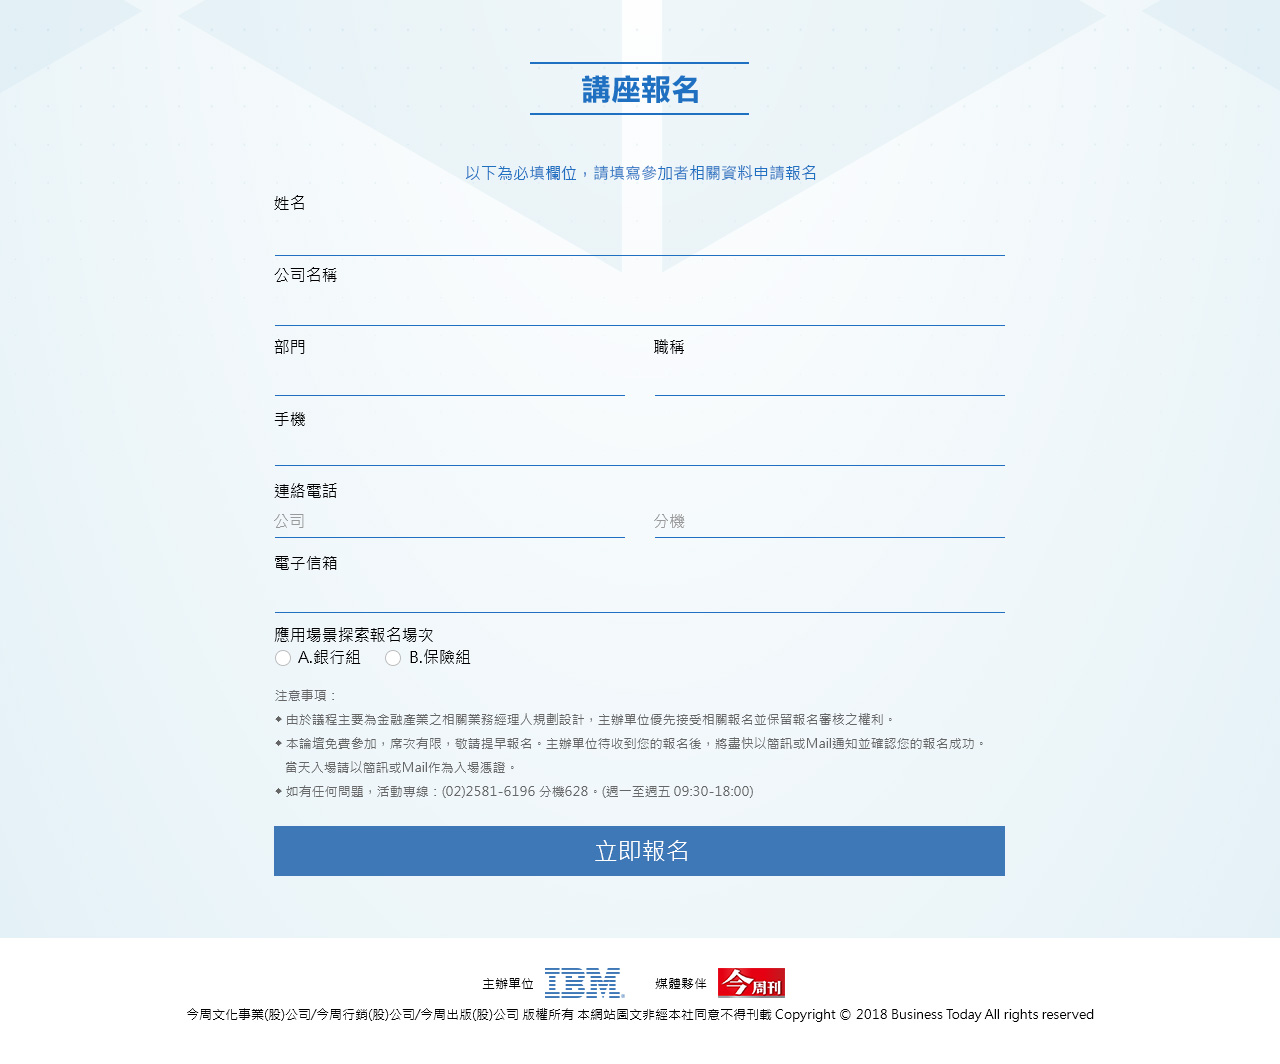
<file: preview/180412/layout2-2.html>
<!DOCTYPE html PUBLIC "-//W3C//DTD XHTML 1.0 Transitional//EN" "http://www.w3.org/TR/xhtml1/DTD/xhtml1-transitional.dtd">
<html xmlns="http://www.w3.org/1999/xhtml">
<head>
<meta http-equiv="Content-Type" content="text/html; charset=utf-8" />
<title>Preview</title>
<style type="text/css">
body {margin:0; padding:0; background:#fff;}
div {margin:0 auto; display:block; width:100%; height:2664px; background:url(layout2-2.jpg) center top no-repeat}
</style>
</head>

<body>
<div></div>
</body>
</html>
</file>
<file: web/assets/css/custom.css>
html, body {
  height: 100%; }

body {
  position: relative;
  background: url(../img/ui/bg.jpg) center 0 no-repeat #ebf5f9; }

a {
  -moz-transition: all 0.2s ease;
  -o-transition: all 0.2s ease;
  -webkit-transition: all 0.2s ease;
  transition: all 0.2s ease; }
a img {
  -moz-transition: all 0.2s ease;
  -o-transition: all 0.2s ease;
  -webkit-transition: all 0.2s ease;
  transition: all 0.2s ease; }
a img:hover {
  filter: progid:DXImageTransform.Microsoft.Alpha(Opacity=80);
  opacity: 0.8; }
a:hover {
  text-decoration: none; }

#section-kv {
  display: flex;
  -ms-flex-pack: center;
  -webkit-box-pack: center;
  justify-content: center;
  background: url(../img/ui/kv.jpg) center center no-repeat;
  background-size: cover;
  min-height: 768px; }
@media (max-width: 991.98px) {
  #section-kv {
    min-height: auto; }
  #section-kv .lead {
    font-size: 1.1rem; } }

.table {
  background: rgba(255, 255, 255, 0.8); }

.font-small {
  font-size: 0.8rem; }

[class^="text-row-"], [class*="text-row-"] {
  text-overflow: ellipsis;
  overflow: hidden;
  display: -webkit-box;
  -webkit-box-orient: vertical; }

.text-row-1 {
  -webkit-line-clamp: 1; }

.text-row-2 {
  -webkit-line-clamp: 2; }

.text-row-3 {
  -webkit-line-clamp: 3; }

.pushy .list-group-item {
  background-color: transparent;
  border: 0;
  color: #fff;
  font-size: 1.25rem; }
.pushy .list-group-item:hover, .pushy .list-group-item:active, .pushy .list-group-item:focus {
  color: #ffc107; }

#navbar {
  left: auto;
  top: 30%;
  width: 8rem; }
@media (max-width: 991.98px) {
  #navbar {
    top: 0; } }
#navbar .nav-pills {
  background: rgba(255, 255, 255, 0.8); }
#navbar .nav-pills .nav-item .nav-link.active {
  background: url(../img/ui/icon-arw.png) 0.5rem center no-repeat #1f70c1; }

.form-control {
  border-top: 0;
  border-left: 0;
  border-right: 0; }

.btn-cta {
  background: rgba(31, 112, 193, 0.5);
  border: 2px solid #fff;
  color: #fff; }
.btn-cta:hover, .btn-cta:active {
  background: rgba(31, 112, 193, 0.8);
  color: #fff; }

[class^="icon-"], [class*="icon-"] {
  position: relative;
  top: -2px;
  display: inline-block;
  vertical-align: middle;
  font: 0/0 a;
  color: transparent;
  text-shadow: none;
  background-color: transparent;
  border: 0;
  background-repeat: no-repeat;
  background-size: 100%; }

.icon-menu {
  width: 20px;
  height: 18px;
  background-image: url("../img/ui/icon-menu.png"); }
@media only screen and (-webkit-min-device-pixel-ratio: 2), only screen and (min--moz-device-pixel-ratio: 2), only screen and (-o-min-device-pixel-ratio: 2 / 1), only screen and (min-device-pixel-ratio: 2), only screen and (min-resolution: 1.25dppx), only screen and (min-resolution: 2dppx) {
  .icon-menu {
    background-image: url("../img/ui/icon-menu@2x.png");
    -moz-background-size: 20px, 18px;
    -o-background-size: 20px, 18px;
    -webkit-background-size: 20px, 18px;
    background-size: 20px, 18px; } }

.box {
  border: 2px solid #000; }
.box .alert {
  background: rgba(255, 255, 255, 0.7); }

.bg-white {
  background-color: #fff !important; }

.bg-black {
  background-color: #000;
  color: #fff; }

.bg-primary-light {
  background-color: #c9e5ff; }

.bg-warning-light {
  background-color: #fff2c9; }

.bs {
  -moz-box-shadow: 0 0 10px rgba(0, 0, 0, 0.3);
  -webkit-box-shadow: 0 0 10px rgba(0, 0, 0, 0.3);
  box-shadow: 0 0 10px rgba(0, 0, 0, 0.3); }

.bs-strong {
  -moz-box-shadow: 18px 18px 5px rgba(9, 28, 47, 0.3);
  -webkit-box-shadow: 18px 18px 5px rgba(9, 28, 47, 0.3);
  box-shadow: 18px 18px 5px rgba(9, 28, 47, 0.3); }

.v-middle {
  display: table-cell;
  height: 100%;
  vertical-align: middle !important; }

.pos-a-b {
  position: absolute;
  bottom: 0;
  right: 0;
  left: 0;
  z-index: 10; }

.pos-a-c {
  position: absolute;
  top: 50%;
  right: 0;
  left: 0;
  z-index: 10;
  transform: translateY(-50%); }

.pos-a-r {
  position: absolute;
  top: 50%;
  right: 0;
  z-index: 10;
  transform: translateY(-50%); }

.modal-dialog {
  min-height: calc(100vh - 60px);
  display: flex;
  flex-direction: column;
  justify-content: center;
  overflow: auto; }
@media (max-width: 768px) {
  .modal-dialog {
    min-height: calc(100vh - 20px); } }

/*! Pushy - v1.1.0 - 2017-1-30
* Pushy is a responsive off-canvas navigation menu using CSS transforms & transitions.
* https://github.com/christophery/pushy/
* by Christopher Yee */
/* Menu Appearance */
.pushy {
  font-size: 15px;
  position: fixed;
  width: 240px;
  height: 100%;
  top: 0;
  z-index: 9999;
  background: #fff;
  overflow: auto;
  -webkit-overflow-scrolling: touch;
  /* enables momentum scrolling in iOS overflow elements */ }
.pushy ul:first-child {
  margin-top: 10px; }
.pushy.pushy-left {
  left: 0; }
.pushy.pushy-right {
  right: 0; }

.pushy-content {
  visibility: hidden; }

/* Menu Movement */
.pushy-left {
  -webkit-transform: translate3d(-240px, 0, 0);
  -ms-transform: translate3d(-240px, 0, 0);
  transform: translate3d(-240px, 0, 0); }

.pushy-open-left #container, .pushy-open-left .push {
  -webkit-transform: translate3d(240px, 0, 0);
  -ms-transform: translate3d(240px, 0, 0);
  transform: translate3d(240px, 0, 0); }

.pushy-right {
  -webkit-transform: translate3d(240px, 0, 0);
  -ms-transform: translate3d(240px, 0, 0);
  transform: translate3d(240px, 0, 0); }

.pushy-open-right #container, .pushy-open-right .push {
  -webkit-transform: translate3d(-240px, 0, 0);
  -ms-transform: translate3d(-240px, 0, 0);
  transform: translate3d(-240px, 0, 0); }

.pushy-open-left .pushy, .pushy-open-right .pushy {
  -webkit-transform: translate3d(0, 0, 0);
  -ms-transform: translate3d(0, 0, 0);
  transform: translate3d(0, 0, 0); }
.pushy-open-left .pushy-content, .pushy-open-right .pushy-content {
  visibility: visible; }

/* Menu Transitions */
#container, .pushy, .push {
  transition: transform 0.2s cubic-bezier(0.16, 0.68, 0.43, 0.99); }

.pushy-content {
  transition: visibility 0.2s cubic-bezier(0.16, 0.68, 0.43, 0.99); }

/* Site Overlay */
.site-overlay {
  display: none; }

.pushy-open-left .site-overlay, .pushy-open-right .site-overlay {
  display: block;
  position: fixed;
  top: 0;
  right: 0;
  bottom: 0;
  left: 0;
  z-index: 9998;
  background-color: rgba(0, 0, 0, 0.5);
  -webkit-animation: fade 500ms;
  animation: fade 500ms; }

@keyframes fade {
  0% {
    opacity: 0; }
  100% {
    opacity: 1; } }
@-webkit-keyframes fade {
  0% {
    opacity: 0; }
  100% {
    opacity: 1; } }
/* Submenu Appearance */
.pushy-submenu {
  /* Submenu Buttons */
  /* Submenu Icon */ }
.pushy-submenu ul {
  padding-left: 15px;
  transition: max-height 0.2s ease-in-out, visibility 0.2s ease-in-out; }
.pushy-submenu ul .pushy-link {
  transition: opacity 0.2s ease-in-out; }
.pushy-submenu button {
  width: 100%;
  color: #b3b3b1;
  padding: 15px 30px;
  text-align: left;
  background: transparent;
  border: 0; }
.pushy-submenu button:hover {
  color: #FFF; }
.pushy-submenu > a, .pushy-submenu > button {
  position: relative; }
.pushy-submenu > a::after, .pushy-submenu > button::after {
  content: '';
  display: block;
  height: 11px;
  width: 8px;
  position: absolute;
  top: 50%;
  right: 15px;
  background: url("../img/arrow.svg") no-repeat;
  -webkit-transform: translateY(-50%);
  -ms-transform: translateY(-50%);
  transform: translateY(-50%);
  transition: transform 0.2s; }

/* Submenu Movement */
.pushy-submenu-closed ul {
  max-height: 0;
  overflow: hidden;
  visibility: hidden; }
.pushy-submenu-closed .pushy-link {
  opacity: 0; }

.pushy-submenu-open {
  /* Submenu Icon */ }
.pushy-submenu-open ul {
  max-height: 1000px;
  visibility: visible; }
.pushy-submenu-open .pushy-link {
  opacity: 1; }
.pushy-submenu-open a::after, .pushy-submenu-open button::after {
  -webkit-transform: translateY(-50%) rotate(90deg);
  -ms-transform: translateY(-50%) rotate(90deg);
  transform: translateY(-50%) rotate(90deg); }

/**
 * Easing functions
 */
/**
 * Easings implementations
 * Default timing function: 'ease'
 */
body[data-aos-easing="linear"] [data-aos], [data-aos][data-aos][data-aos-easing="linear"] {
  transition-timing-function: cubic-bezier(0.25, 0.25, 0.75, 0.75); }
body[data-aos-easing="ease"] [data-aos], [data-aos][data-aos][data-aos-easing="ease"] {
  transition-timing-function: cubic-bezier(0.25, 0.1, 0.25, 1); }
body[data-aos-easing="ease-in"] [data-aos], [data-aos][data-aos][data-aos-easing="ease-in"] {
  transition-timing-function: cubic-bezier(0.42, 0, 1, 1); }
body[data-aos-easing="ease-out"] [data-aos], [data-aos][data-aos][data-aos-easing="ease-out"] {
  transition-timing-function: cubic-bezier(0, 0, 0.58, 1); }
body[data-aos-easing="ease-in-out"] [data-aos], [data-aos][data-aos][data-aos-easing="ease-in-out"] {
  transition-timing-function: cubic-bezier(0.42, 0, 0.58, 1); }
body[data-aos-easing="ease-in-back"] [data-aos], [data-aos][data-aos][data-aos-easing="ease-in-back"] {
  transition-timing-function: cubic-bezier(0.6, -0.28, 0.735, 0.045); }
body[data-aos-easing="ease-out-back"] [data-aos], [data-aos][data-aos][data-aos-easing="ease-out-back"] {
  transition-timing-function: cubic-bezier(0.175, 0.885, 0.32, 1.275); }
body[data-aos-easing="ease-in-out-back"] [data-aos], [data-aos][data-aos][data-aos-easing="ease-in-out-back"] {
  transition-timing-function: cubic-bezier(0.68, -0.55, 0.265, 1.55); }
body[data-aos-easing="ease-in-sine"] [data-aos], [data-aos][data-aos][data-aos-easing="ease-in-sine"] {
  transition-timing-function: cubic-bezier(0.47, 0, 0.745, 0.715); }
body[data-aos-easing="ease-out-sine"] [data-aos], [data-aos][data-aos][data-aos-easing="ease-out-sine"] {
  transition-timing-function: cubic-bezier(0.39, 0.575, 0.565, 1); }
body[data-aos-easing="ease-in-out-sine"] [data-aos], [data-aos][data-aos][data-aos-easing="ease-in-out-sine"] {
  transition-timing-function: cubic-bezier(0.445, 0.05, 0.55, 0.95); }
body[data-aos-easing="ease-in-quad"] [data-aos], [data-aos][data-aos][data-aos-easing="ease-in-quad"] {
  transition-timing-function: cubic-bezier(0.55, 0.085, 0.68, 0.53); }
body[data-aos-easing="ease-out-quad"] [data-aos], [data-aos][data-aos][data-aos-easing="ease-out-quad"] {
  transition-timing-function: cubic-bezier(0.25, 0.46, 0.45, 0.94); }
body[data-aos-easing="ease-in-out-quad"] [data-aos], [data-aos][data-aos][data-aos-easing="ease-in-out-quad"] {
  transition-timing-function: cubic-bezier(0.455, 0.03, 0.515, 0.955); }
body[data-aos-easing="ease-in-cubic"] [data-aos], [data-aos][data-aos][data-aos-easing="ease-in-cubic"] {
  transition-timing-function: cubic-bezier(0.55, 0.085, 0.68, 0.53); }
body[data-aos-easing="ease-out-cubic"] [data-aos], [data-aos][data-aos][data-aos-easing="ease-out-cubic"] {
  transition-timing-function: cubic-bezier(0.25, 0.46, 0.45, 0.94); }
body[data-aos-easing="ease-in-out-cubic"] [data-aos], [data-aos][data-aos][data-aos-easing="ease-in-out-cubic"] {
  transition-timing-function: cubic-bezier(0.455, 0.03, 0.515, 0.955); }
body[data-aos-easing="ease-in-quart"] [data-aos], [data-aos][data-aos][data-aos-easing="ease-in-quart"] {
  transition-timing-function: cubic-bezier(0.55, 0.085, 0.68, 0.53); }
body[data-aos-easing="ease-out-quart"] [data-aos], [data-aos][data-aos][data-aos-easing="ease-out-quart"] {
  transition-timing-function: cubic-bezier(0.25, 0.46, 0.45, 0.94); }
body[data-aos-easing="ease-in-out-quart"] [data-aos], [data-aos][data-aos][data-aos-easing="ease-in-out-quart"] {
  transition-timing-function: cubic-bezier(0.455, 0.03, 0.515, 0.955); }

/*
 * Default variables
 */
/**
 * Duration
 */
body[data-aos-duration='50'] [data-aos], [data-aos][data-aos][data-aos-duration='50'] {
  transition-duration: 50ms; }
body[data-aos-duration='100'] [data-aos], [data-aos][data-aos][data-aos-duration='100'] {
  transition-duration: 100ms; }
body[data-aos-duration='150'] [data-aos], [data-aos][data-aos][data-aos-duration='150'] {
  transition-duration: 150ms; }
body[data-aos-duration='200'] [data-aos], [data-aos][data-aos][data-aos-duration='200'] {
  transition-duration: 200ms; }
body[data-aos-duration='250'] [data-aos], [data-aos][data-aos][data-aos-duration='250'] {
  transition-duration: 250ms; }
body[data-aos-duration='300'] [data-aos], [data-aos][data-aos][data-aos-duration='300'] {
  transition-duration: 300ms; }
body[data-aos-duration='350'] [data-aos], [data-aos][data-aos][data-aos-duration='350'] {
  transition-duration: 350ms; }
body[data-aos-duration='400'] [data-aos], [data-aos][data-aos][data-aos-duration='400'] {
  transition-duration: 400ms; }
body[data-aos-duration='450'] [data-aos], [data-aos][data-aos][data-aos-duration='450'] {
  transition-duration: 450ms; }
body[data-aos-duration='500'] [data-aos], [data-aos][data-aos][data-aos-duration='500'] {
  transition-duration: 500ms; }
body[data-aos-duration='550'] [data-aos], [data-aos][data-aos][data-aos-duration='550'] {
  transition-duration: 550ms; }
body[data-aos-duration='600'] [data-aos], [data-aos][data-aos][data-aos-duration='600'] {
  transition-duration: 600ms; }
body[data-aos-duration='650'] [data-aos], [data-aos][data-aos][data-aos-duration='650'] {
  transition-duration: 650ms; }
body[data-aos-duration='700'] [data-aos], [data-aos][data-aos][data-aos-duration='700'] {
  transition-duration: 700ms; }
body[data-aos-duration='750'] [data-aos], [data-aos][data-aos][data-aos-duration='750'] {
  transition-duration: 750ms; }
body[data-aos-duration='800'] [data-aos], [data-aos][data-aos][data-aos-duration='800'] {
  transition-duration: 800ms; }
body[data-aos-duration='850'] [data-aos], [data-aos][data-aos][data-aos-duration='850'] {
  transition-duration: 850ms; }
body[data-aos-duration='900'] [data-aos], [data-aos][data-aos][data-aos-duration='900'] {
  transition-duration: 900ms; }
body[data-aos-duration='950'] [data-aos], [data-aos][data-aos][data-aos-duration='950'] {
  transition-duration: 950ms; }
body[data-aos-duration='1000'] [data-aos], [data-aos][data-aos][data-aos-duration='1000'] {
  transition-duration: 1000ms; }
body[data-aos-duration='1050'] [data-aos], [data-aos][data-aos][data-aos-duration='1050'] {
  transition-duration: 1050ms; }
body[data-aos-duration='1100'] [data-aos], [data-aos][data-aos][data-aos-duration='1100'] {
  transition-duration: 1100ms; }
body[data-aos-duration='1150'] [data-aos], [data-aos][data-aos][data-aos-duration='1150'] {
  transition-duration: 1150ms; }
body[data-aos-duration='1200'] [data-aos], [data-aos][data-aos][data-aos-duration='1200'] {
  transition-duration: 1200ms; }
body[data-aos-duration='1250'] [data-aos], [data-aos][data-aos][data-aos-duration='1250'] {
  transition-duration: 1250ms; }
body[data-aos-duration='1300'] [data-aos], [data-aos][data-aos][data-aos-duration='1300'] {
  transition-duration: 1300ms; }
body[data-aos-duration='1350'] [data-aos], [data-aos][data-aos][data-aos-duration='1350'] {
  transition-duration: 1350ms; }
body[data-aos-duration='1400'] [data-aos], [data-aos][data-aos][data-aos-duration='1400'] {
  transition-duration: 1400ms; }
body[data-aos-duration='1450'] [data-aos], [data-aos][data-aos][data-aos-duration='1450'] {
  transition-duration: 1450ms; }
body[data-aos-duration='1500'] [data-aos], [data-aos][data-aos][data-aos-duration='1500'] {
  transition-duration: 1500ms; }
body[data-aos-duration='1550'] [data-aos], [data-aos][data-aos][data-aos-duration='1550'] {
  transition-duration: 1550ms; }
body[data-aos-duration='1600'] [data-aos], [data-aos][data-aos][data-aos-duration='1600'] {
  transition-duration: 1600ms; }
body[data-aos-duration='1650'] [data-aos], [data-aos][data-aos][data-aos-duration='1650'] {
  transition-duration: 1650ms; }
body[data-aos-duration='1700'] [data-aos], [data-aos][data-aos][data-aos-duration='1700'] {
  transition-duration: 1700ms; }
body[data-aos-duration='1750'] [data-aos], [data-aos][data-aos][data-aos-duration='1750'] {
  transition-duration: 1750ms; }
body[data-aos-duration='1800'] [data-aos], [data-aos][data-aos][data-aos-duration='1800'] {
  transition-duration: 1800ms; }
body[data-aos-duration='1850'] [data-aos], [data-aos][data-aos][data-aos-duration='1850'] {
  transition-duration: 1850ms; }
body[data-aos-duration='1900'] [data-aos], [data-aos][data-aos][data-aos-duration='1900'] {
  transition-duration: 1900ms; }
body[data-aos-duration='1950'] [data-aos], [data-aos][data-aos][data-aos-duration='1950'] {
  transition-duration: 1950ms; }
body[data-aos-duration='2000'] [data-aos], [data-aos][data-aos][data-aos-duration='2000'] {
  transition-duration: 2000ms; }
body[data-aos-duration='2050'] [data-aos], [data-aos][data-aos][data-aos-duration='2050'] {
  transition-duration: 2050ms; }
body[data-aos-duration='2100'] [data-aos], [data-aos][data-aos][data-aos-duration='2100'] {
  transition-duration: 2100ms; }
body[data-aos-duration='2150'] [data-aos], [data-aos][data-aos][data-aos-duration='2150'] {
  transition-duration: 2150ms; }
body[data-aos-duration='2200'] [data-aos], [data-aos][data-aos][data-aos-duration='2200'] {
  transition-duration: 2200ms; }
body[data-aos-duration='2250'] [data-aos], [data-aos][data-aos][data-aos-duration='2250'] {
  transition-duration: 2250ms; }
body[data-aos-duration='2300'] [data-aos], [data-aos][data-aos][data-aos-duration='2300'] {
  transition-duration: 2300ms; }
body[data-aos-duration='2350'] [data-aos], [data-aos][data-aos][data-aos-duration='2350'] {
  transition-duration: 2350ms; }
body[data-aos-duration='2400'] [data-aos], [data-aos][data-aos][data-aos-duration='2400'] {
  transition-duration: 2400ms; }
body[data-aos-duration='2450'] [data-aos], [data-aos][data-aos][data-aos-duration='2450'] {
  transition-duration: 2450ms; }
body[data-aos-duration='2500'] [data-aos], [data-aos][data-aos][data-aos-duration='2500'] {
  transition-duration: 2500ms; }
body[data-aos-duration='2550'] [data-aos], [data-aos][data-aos][data-aos-duration='2550'] {
  transition-duration: 2550ms; }
body[data-aos-duration='2600'] [data-aos], [data-aos][data-aos][data-aos-duration='2600'] {
  transition-duration: 2600ms; }
body[data-aos-duration='2650'] [data-aos], [data-aos][data-aos][data-aos-duration='2650'] {
  transition-duration: 2650ms; }
body[data-aos-duration='2700'] [data-aos], [data-aos][data-aos][data-aos-duration='2700'] {
  transition-duration: 2700ms; }
body[data-aos-duration='2750'] [data-aos], [data-aos][data-aos][data-aos-duration='2750'] {
  transition-duration: 2750ms; }
body[data-aos-duration='2800'] [data-aos], [data-aos][data-aos][data-aos-duration='2800'] {
  transition-duration: 2800ms; }
body[data-aos-duration='2850'] [data-aos], [data-aos][data-aos][data-aos-duration='2850'] {
  transition-duration: 2850ms; }
body[data-aos-duration='2900'] [data-aos], [data-aos][data-aos][data-aos-duration='2900'] {
  transition-duration: 2900ms; }
body[data-aos-duration='2950'] [data-aos], [data-aos][data-aos][data-aos-duration='2950'] {
  transition-duration: 2950ms; }
body[data-aos-duration='3000'] [data-aos], [data-aos][data-aos][data-aos-duration='3000'] {
  transition-duration: 3000ms; }

/**
 * Delay
 */
body[data-aos-delay='50'] [data-aos], [data-aos][data-aos][data-aos-delay='50'] {
  transition-delay: 0; }
body[data-aos-delay='50'] [data-aos].aos-animate, [data-aos][data-aos][data-aos-delay='50'].aos-animate {
  transition-delay: 50ms; }
body[data-aos-delay='100'] [data-aos], [data-aos][data-aos][data-aos-delay='100'] {
  transition-delay: 0; }
body[data-aos-delay='100'] [data-aos].aos-animate, [data-aos][data-aos][data-aos-delay='100'].aos-animate {
  transition-delay: 100ms; }
body[data-aos-delay='150'] [data-aos], [data-aos][data-aos][data-aos-delay='150'] {
  transition-delay: 0; }
body[data-aos-delay='150'] [data-aos].aos-animate, [data-aos][data-aos][data-aos-delay='150'].aos-animate {
  transition-delay: 150ms; }
body[data-aos-delay='200'] [data-aos], [data-aos][data-aos][data-aos-delay='200'] {
  transition-delay: 0; }
body[data-aos-delay='200'] [data-aos].aos-animate, [data-aos][data-aos][data-aos-delay='200'].aos-animate {
  transition-delay: 200ms; }
body[data-aos-delay='250'] [data-aos], [data-aos][data-aos][data-aos-delay='250'] {
  transition-delay: 0; }
body[data-aos-delay='250'] [data-aos].aos-animate, [data-aos][data-aos][data-aos-delay='250'].aos-animate {
  transition-delay: 250ms; }
body[data-aos-delay='300'] [data-aos], [data-aos][data-aos][data-aos-delay='300'] {
  transition-delay: 0; }
body[data-aos-delay='300'] [data-aos].aos-animate, [data-aos][data-aos][data-aos-delay='300'].aos-animate {
  transition-delay: 300ms; }
body[data-aos-delay='350'] [data-aos], [data-aos][data-aos][data-aos-delay='350'] {
  transition-delay: 0; }
body[data-aos-delay='350'] [data-aos].aos-animate, [data-aos][data-aos][data-aos-delay='350'].aos-animate {
  transition-delay: 350ms; }
body[data-aos-delay='400'] [data-aos], [data-aos][data-aos][data-aos-delay='400'] {
  transition-delay: 0; }
body[data-aos-delay='400'] [data-aos].aos-animate, [data-aos][data-aos][data-aos-delay='400'].aos-animate {
  transition-delay: 400ms; }
body[data-aos-delay='450'] [data-aos], [data-aos][data-aos][data-aos-delay='450'] {
  transition-delay: 0; }
body[data-aos-delay='450'] [data-aos].aos-animate, [data-aos][data-aos][data-aos-delay='450'].aos-animate {
  transition-delay: 450ms; }
body[data-aos-delay='500'] [data-aos], [data-aos][data-aos][data-aos-delay='500'] {
  transition-delay: 0; }
body[data-aos-delay='500'] [data-aos].aos-animate, [data-aos][data-aos][data-aos-delay='500'].aos-animate {
  transition-delay: 500ms; }
body[data-aos-delay='550'] [data-aos], [data-aos][data-aos][data-aos-delay='550'] {
  transition-delay: 0; }
body[data-aos-delay='550'] [data-aos].aos-animate, [data-aos][data-aos][data-aos-delay='550'].aos-animate {
  transition-delay: 550ms; }
body[data-aos-delay='600'] [data-aos], [data-aos][data-aos][data-aos-delay='600'] {
  transition-delay: 0; }
body[data-aos-delay='600'] [data-aos].aos-animate, [data-aos][data-aos][data-aos-delay='600'].aos-animate {
  transition-delay: 600ms; }
body[data-aos-delay='650'] [data-aos], [data-aos][data-aos][data-aos-delay='650'] {
  transition-delay: 0; }
body[data-aos-delay='650'] [data-aos].aos-animate, [data-aos][data-aos][data-aos-delay='650'].aos-animate {
  transition-delay: 650ms; }
body[data-aos-delay='700'] [data-aos], [data-aos][data-aos][data-aos-delay='700'] {
  transition-delay: 0; }
body[data-aos-delay='700'] [data-aos].aos-animate, [data-aos][data-aos][data-aos-delay='700'].aos-animate {
  transition-delay: 700ms; }
body[data-aos-delay='750'] [data-aos], [data-aos][data-aos][data-aos-delay='750'] {
  transition-delay: 0; }
body[data-aos-delay='750'] [data-aos].aos-animate, [data-aos][data-aos][data-aos-delay='750'].aos-animate {
  transition-delay: 750ms; }
body[data-aos-delay='800'] [data-aos], [data-aos][data-aos][data-aos-delay='800'] {
  transition-delay: 0; }
body[data-aos-delay='800'] [data-aos].aos-animate, [data-aos][data-aos][data-aos-delay='800'].aos-animate {
  transition-delay: 800ms; }
body[data-aos-delay='850'] [data-aos], [data-aos][data-aos][data-aos-delay='850'] {
  transition-delay: 0; }
body[data-aos-delay='850'] [data-aos].aos-animate, [data-aos][data-aos][data-aos-delay='850'].aos-animate {
  transition-delay: 850ms; }
body[data-aos-delay='900'] [data-aos], [data-aos][data-aos][data-aos-delay='900'] {
  transition-delay: 0; }
body[data-aos-delay='900'] [data-aos].aos-animate, [data-aos][data-aos][data-aos-delay='900'].aos-animate {
  transition-delay: 900ms; }
body[data-aos-delay='950'] [data-aos], [data-aos][data-aos][data-aos-delay='950'] {
  transition-delay: 0; }
body[data-aos-delay='950'] [data-aos].aos-animate, [data-aos][data-aos][data-aos-delay='950'].aos-animate {
  transition-delay: 950ms; }
body[data-aos-delay='1000'] [data-aos], [data-aos][data-aos][data-aos-delay='1000'] {
  transition-delay: 0; }
body[data-aos-delay='1000'] [data-aos].aos-animate, [data-aos][data-aos][data-aos-delay='1000'].aos-animate {
  transition-delay: 1000ms; }
body[data-aos-delay='1050'] [data-aos], [data-aos][data-aos][data-aos-delay='1050'] {
  transition-delay: 0; }
body[data-aos-delay='1050'] [data-aos].aos-animate, [data-aos][data-aos][data-aos-delay='1050'].aos-animate {
  transition-delay: 1050ms; }
body[data-aos-delay='1100'] [data-aos], [data-aos][data-aos][data-aos-delay='1100'] {
  transition-delay: 0; }
body[data-aos-delay='1100'] [data-aos].aos-animate, [data-aos][data-aos][data-aos-delay='1100'].aos-animate {
  transition-delay: 1100ms; }
body[data-aos-delay='1150'] [data-aos], [data-aos][data-aos][data-aos-delay='1150'] {
  transition-delay: 0; }
body[data-aos-delay='1150'] [data-aos].aos-animate, [data-aos][data-aos][data-aos-delay='1150'].aos-animate {
  transition-delay: 1150ms; }
body[data-aos-delay='1200'] [data-aos], [data-aos][data-aos][data-aos-delay='1200'] {
  transition-delay: 0; }
body[data-aos-delay='1200'] [data-aos].aos-animate, [data-aos][data-aos][data-aos-delay='1200'].aos-animate {
  transition-delay: 1200ms; }
body[data-aos-delay='1250'] [data-aos], [data-aos][data-aos][data-aos-delay='1250'] {
  transition-delay: 0; }
body[data-aos-delay='1250'] [data-aos].aos-animate, [data-aos][data-aos][data-aos-delay='1250'].aos-animate {
  transition-delay: 1250ms; }
body[data-aos-delay='1300'] [data-aos], [data-aos][data-aos][data-aos-delay='1300'] {
  transition-delay: 0; }
body[data-aos-delay='1300'] [data-aos].aos-animate, [data-aos][data-aos][data-aos-delay='1300'].aos-animate {
  transition-delay: 1300ms; }
body[data-aos-delay='1350'] [data-aos], [data-aos][data-aos][data-aos-delay='1350'] {
  transition-delay: 0; }
body[data-aos-delay='1350'] [data-aos].aos-animate, [data-aos][data-aos][data-aos-delay='1350'].aos-animate {
  transition-delay: 1350ms; }
body[data-aos-delay='1400'] [data-aos], [data-aos][data-aos][data-aos-delay='1400'] {
  transition-delay: 0; }
body[data-aos-delay='1400'] [data-aos].aos-animate, [data-aos][data-aos][data-aos-delay='1400'].aos-animate {
  transition-delay: 1400ms; }
body[data-aos-delay='1450'] [data-aos], [data-aos][data-aos][data-aos-delay='1450'] {
  transition-delay: 0; }
body[data-aos-delay='1450'] [data-aos].aos-animate, [data-aos][data-aos][data-aos-delay='1450'].aos-animate {
  transition-delay: 1450ms; }
body[data-aos-delay='1500'] [data-aos], [data-aos][data-aos][data-aos-delay='1500'] {
  transition-delay: 0; }
body[data-aos-delay='1500'] [data-aos].aos-animate, [data-aos][data-aos][data-aos-delay='1500'].aos-animate {
  transition-delay: 1500ms; }
body[data-aos-delay='1550'] [data-aos], [data-aos][data-aos][data-aos-delay='1550'] {
  transition-delay: 0; }
body[data-aos-delay='1550'] [data-aos].aos-animate, [data-aos][data-aos][data-aos-delay='1550'].aos-animate {
  transition-delay: 1550ms; }
body[data-aos-delay='1600'] [data-aos], [data-aos][data-aos][data-aos-delay='1600'] {
  transition-delay: 0; }
body[data-aos-delay='1600'] [data-aos].aos-animate, [data-aos][data-aos][data-aos-delay='1600'].aos-animate {
  transition-delay: 1600ms; }
body[data-aos-delay='1650'] [data-aos], [data-aos][data-aos][data-aos-delay='1650'] {
  transition-delay: 0; }
body[data-aos-delay='1650'] [data-aos].aos-animate, [data-aos][data-aos][data-aos-delay='1650'].aos-animate {
  transition-delay: 1650ms; }
body[data-aos-delay='1700'] [data-aos], [data-aos][data-aos][data-aos-delay='1700'] {
  transition-delay: 0; }
body[data-aos-delay='1700'] [data-aos].aos-animate, [data-aos][data-aos][data-aos-delay='1700'].aos-animate {
  transition-delay: 1700ms; }
body[data-aos-delay='1750'] [data-aos], [data-aos][data-aos][data-aos-delay='1750'] {
  transition-delay: 0; }
body[data-aos-delay='1750'] [data-aos].aos-animate, [data-aos][data-aos][data-aos-delay='1750'].aos-animate {
  transition-delay: 1750ms; }
body[data-aos-delay='1800'] [data-aos], [data-aos][data-aos][data-aos-delay='1800'] {
  transition-delay: 0; }
body[data-aos-delay='1800'] [data-aos].aos-animate, [data-aos][data-aos][data-aos-delay='1800'].aos-animate {
  transition-delay: 1800ms; }
body[data-aos-delay='1850'] [data-aos], [data-aos][data-aos][data-aos-delay='1850'] {
  transition-delay: 0; }
body[data-aos-delay='1850'] [data-aos].aos-animate, [data-aos][data-aos][data-aos-delay='1850'].aos-animate {
  transition-delay: 1850ms; }
body[data-aos-delay='1900'] [data-aos], [data-aos][data-aos][data-aos-delay='1900'] {
  transition-delay: 0; }
body[data-aos-delay='1900'] [data-aos].aos-animate, [data-aos][data-aos][data-aos-delay='1900'].aos-animate {
  transition-delay: 1900ms; }
body[data-aos-delay='1950'] [data-aos], [data-aos][data-aos][data-aos-delay='1950'] {
  transition-delay: 0; }
body[data-aos-delay='1950'] [data-aos].aos-animate, [data-aos][data-aos][data-aos-delay='1950'].aos-animate {
  transition-delay: 1950ms; }
body[data-aos-delay='2000'] [data-aos], [data-aos][data-aos][data-aos-delay='2000'] {
  transition-delay: 0; }
body[data-aos-delay='2000'] [data-aos].aos-animate, [data-aos][data-aos][data-aos-delay='2000'].aos-animate {
  transition-delay: 2000ms; }
body[data-aos-delay='2050'] [data-aos], [data-aos][data-aos][data-aos-delay='2050'] {
  transition-delay: 0; }
body[data-aos-delay='2050'] [data-aos].aos-animate, [data-aos][data-aos][data-aos-delay='2050'].aos-animate {
  transition-delay: 2050ms; }
body[data-aos-delay='2100'] [data-aos], [data-aos][data-aos][data-aos-delay='2100'] {
  transition-delay: 0; }
body[data-aos-delay='2100'] [data-aos].aos-animate, [data-aos][data-aos][data-aos-delay='2100'].aos-animate {
  transition-delay: 2100ms; }
body[data-aos-delay='2150'] [data-aos], [data-aos][data-aos][data-aos-delay='2150'] {
  transition-delay: 0; }
body[data-aos-delay='2150'] [data-aos].aos-animate, [data-aos][data-aos][data-aos-delay='2150'].aos-animate {
  transition-delay: 2150ms; }
body[data-aos-delay='2200'] [data-aos], [data-aos][data-aos][data-aos-delay='2200'] {
  transition-delay: 0; }
body[data-aos-delay='2200'] [data-aos].aos-animate, [data-aos][data-aos][data-aos-delay='2200'].aos-animate {
  transition-delay: 2200ms; }
body[data-aos-delay='2250'] [data-aos], [data-aos][data-aos][data-aos-delay='2250'] {
  transition-delay: 0; }
body[data-aos-delay='2250'] [data-aos].aos-animate, [data-aos][data-aos][data-aos-delay='2250'].aos-animate {
  transition-delay: 2250ms; }
body[data-aos-delay='2300'] [data-aos], [data-aos][data-aos][data-aos-delay='2300'] {
  transition-delay: 0; }
body[data-aos-delay='2300'] [data-aos].aos-animate, [data-aos][data-aos][data-aos-delay='2300'].aos-animate {
  transition-delay: 2300ms; }
body[data-aos-delay='2350'] [data-aos], [data-aos][data-aos][data-aos-delay='2350'] {
  transition-delay: 0; }
body[data-aos-delay='2350'] [data-aos].aos-animate, [data-aos][data-aos][data-aos-delay='2350'].aos-animate {
  transition-delay: 2350ms; }
body[data-aos-delay='2400'] [data-aos], [data-aos][data-aos][data-aos-delay='2400'] {
  transition-delay: 0; }
body[data-aos-delay='2400'] [data-aos].aos-animate, [data-aos][data-aos][data-aos-delay='2400'].aos-animate {
  transition-delay: 2400ms; }
body[data-aos-delay='2450'] [data-aos], [data-aos][data-aos][data-aos-delay='2450'] {
  transition-delay: 0; }
body[data-aos-delay='2450'] [data-aos].aos-animate, [data-aos][data-aos][data-aos-delay='2450'].aos-animate {
  transition-delay: 2450ms; }
body[data-aos-delay='2500'] [data-aos], [data-aos][data-aos][data-aos-delay='2500'] {
  transition-delay: 0; }
body[data-aos-delay='2500'] [data-aos].aos-animate, [data-aos][data-aos][data-aos-delay='2500'].aos-animate {
  transition-delay: 2500ms; }
body[data-aos-delay='2550'] [data-aos], [data-aos][data-aos][data-aos-delay='2550'] {
  transition-delay: 0; }
body[data-aos-delay='2550'] [data-aos].aos-animate, [data-aos][data-aos][data-aos-delay='2550'].aos-animate {
  transition-delay: 2550ms; }
body[data-aos-delay='2600'] [data-aos], [data-aos][data-aos][data-aos-delay='2600'] {
  transition-delay: 0; }
body[data-aos-delay='2600'] [data-aos].aos-animate, [data-aos][data-aos][data-aos-delay='2600'].aos-animate {
  transition-delay: 2600ms; }
body[data-aos-delay='2650'] [data-aos], [data-aos][data-aos][data-aos-delay='2650'] {
  transition-delay: 0; }
body[data-aos-delay='2650'] [data-aos].aos-animate, [data-aos][data-aos][data-aos-delay='2650'].aos-animate {
  transition-delay: 2650ms; }
body[data-aos-delay='2700'] [data-aos], [data-aos][data-aos][data-aos-delay='2700'] {
  transition-delay: 0; }
body[data-aos-delay='2700'] [data-aos].aos-animate, [data-aos][data-aos][data-aos-delay='2700'].aos-animate {
  transition-delay: 2700ms; }
body[data-aos-delay='2750'] [data-aos], [data-aos][data-aos][data-aos-delay='2750'] {
  transition-delay: 0; }
body[data-aos-delay='2750'] [data-aos].aos-animate, [data-aos][data-aos][data-aos-delay='2750'].aos-animate {
  transition-delay: 2750ms; }
body[data-aos-delay='2800'] [data-aos], [data-aos][data-aos][data-aos-delay='2800'] {
  transition-delay: 0; }
body[data-aos-delay='2800'] [data-aos].aos-animate, [data-aos][data-aos][data-aos-delay='2800'].aos-animate {
  transition-delay: 2800ms; }
body[data-aos-delay='2850'] [data-aos], [data-aos][data-aos][data-aos-delay='2850'] {
  transition-delay: 0; }
body[data-aos-delay='2850'] [data-aos].aos-animate, [data-aos][data-aos][data-aos-delay='2850'].aos-animate {
  transition-delay: 2850ms; }
body[data-aos-delay='2900'] [data-aos], [data-aos][data-aos][data-aos-delay='2900'] {
  transition-delay: 0; }
body[data-aos-delay='2900'] [data-aos].aos-animate, [data-aos][data-aos][data-aos-delay='2900'].aos-animate {
  transition-delay: 2900ms; }
body[data-aos-delay='2950'] [data-aos], [data-aos][data-aos][data-aos-delay='2950'] {
  transition-delay: 0; }
body[data-aos-delay='2950'] [data-aos].aos-animate, [data-aos][data-aos][data-aos-delay='2950'].aos-animate {
  transition-delay: 2950ms; }
body[data-aos-delay='3000'] [data-aos], [data-aos][data-aos][data-aos-delay='3000'] {
  transition-delay: 0; }
body[data-aos-delay='3000'] [data-aos].aos-animate, [data-aos][data-aos][data-aos-delay='3000'].aos-animate {
  transition-delay: 3000ms; }

/**
 * Fade animations:
 * fade
 * fade-up, fade-down, fade-left, fade-right
 * fade-up-right, fade-up-left, fade-down-right, fade-down-left
 */
[data-aos^='fade'][data-aos^='fade'] {
  opacity: 0;
  transition-property: opacity, transform; }
[data-aos^='fade'][data-aos^='fade'].aos-animate {
  opacity: 1;
  transform: translate(0, 0); }

[data-aos='fade-up'] {
  transform: translate(0, 100px); }

[data-aos='fade-down'] {
  transform: translate(0, -100px); }

[data-aos='fade-right'] {
  transform: translate(-100px, 0); }

[data-aos='fade-left'] {
  transform: translate(100px, 0); }

[data-aos='fade-up-right'] {
  transform: translate(-100px, 100px); }

[data-aos='fade-up-left'] {
  transform: translate(100px, 100px); }

[data-aos='fade-down-right'] {
  transform: translate(-100px, -100px); }

[data-aos='fade-down-left'] {
  transform: translate(100px, -100px); }

/**
 * Zoom animations:
 * zoom-in, zoom-in-up, zoom-in-down, zoom-in-left, zoom-in-right
 * zoom-out, zoom-out-up, zoom-out-down, zoom-out-left, zoom-out-right
 */
[data-aos^='zoom'][data-aos^='zoom'] {
  opacity: 0;
  transition-property: opacity, transform; }
[data-aos^='zoom'][data-aos^='zoom'].aos-animate {
  opacity: 1;
  transform: translate(0, 0) scale(1); }

[data-aos='zoom-in'] {
  transform: scale(0.6); }

[data-aos='zoom-in-up'] {
  transform: translate(0, 100px) scale(0.6); }

[data-aos='zoom-in-down'] {
  transform: translate(0, -100px) scale(0.6); }

[data-aos='zoom-in-right'] {
  transform: translate(-100px, 0) scale(0.6); }

[data-aos='zoom-in-left'] {
  transform: translate(100px, 0) scale(0.6); }

[data-aos='zoom-out'] {
  transform: scale(1.2); }

[data-aos='zoom-out-up'] {
  transform: translate(0, 100px) scale(1.2); }

[data-aos='zoom-out-down'] {
  transform: translate(0, -100px) scale(1.2); }

[data-aos='zoom-out-right'] {
  transform: translate(-100px, 0) scale(1.2); }

[data-aos='zoom-out-left'] {
  transform: translate(100px, 0) scale(1.2); }

/**
 * Slide animations
 */
[data-aos^='slide'][data-aos^='slide'] {
  transition-property: transform; }
[data-aos^='slide'][data-aos^='slide'].aos-animate {
  transform: translate(0, 0); }

[data-aos='slide-up'] {
  transform: translateY(100%); }

[data-aos='slide-down'] {
  transform: translateY(-100%); }

[data-aos='slide-right'] {
  transform: translateX(-100%); }

[data-aos='slide-left'] {
  transform: translateX(100%); }

/**
 * Flip animations:
 * flip-left, flip-right, flip-up, flip-down
 */
[data-aos^='flip'][data-aos^='flip'] {
  backface-visibility: hidden;
  transition-property: transform; }

[data-aos='flip-left'] {
  transform: perspective(2500px) rotateY(-100deg); }
[data-aos='flip-left'].aos-animate {
  transform: perspective(2500px) rotateY(0); }

[data-aos='flip-right'] {
  transform: perspective(2500px) rotateY(100deg); }
[data-aos='flip-right'].aos-animate {
  transform: perspective(2500px) rotateY(0); }

[data-aos='flip-up'] {
  transform: perspective(2500px) rotateX(-100deg); }
[data-aos='flip-up'].aos-animate {
  transform: perspective(2500px) rotateX(0); }

[data-aos='flip-down'] {
  transform: perspective(2500px) rotateX(100deg); }
[data-aos='flip-down'].aos-animate {
  transform: perspective(2500px) rotateX(0); }
</file>
